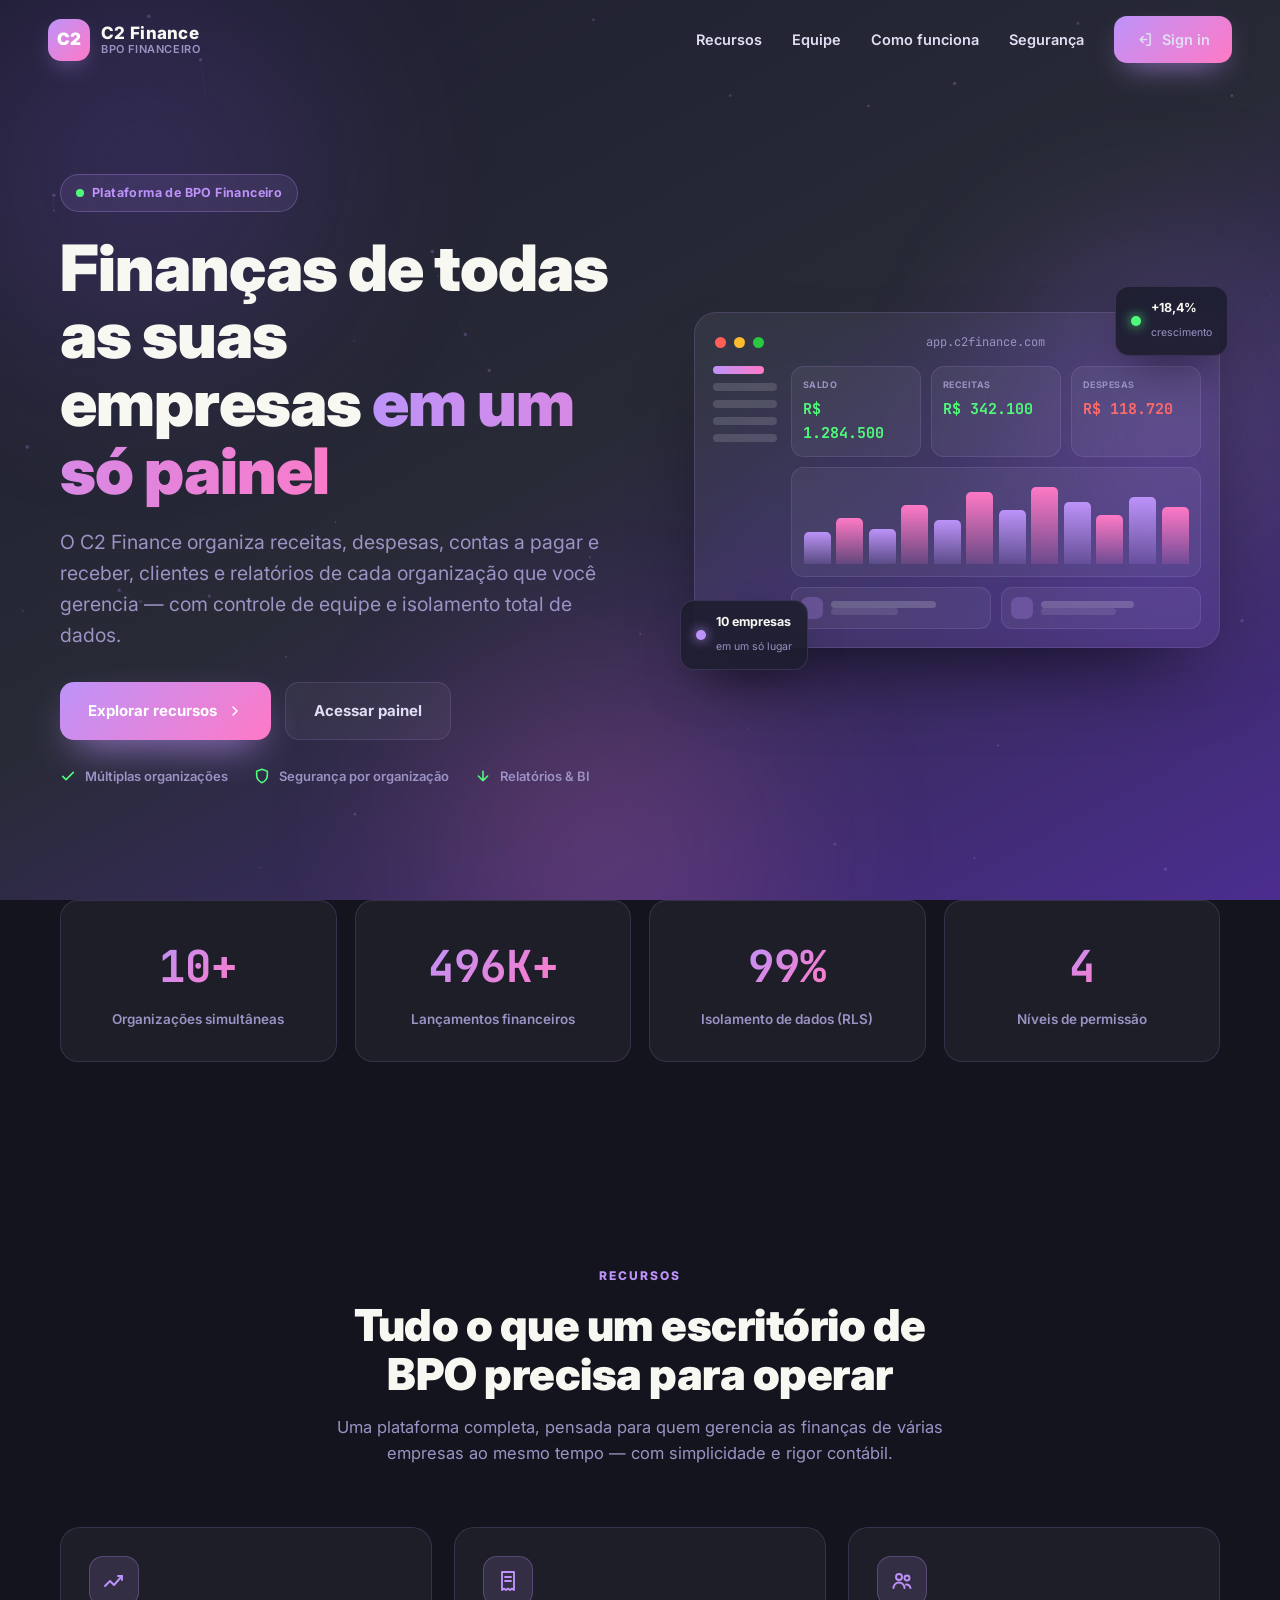
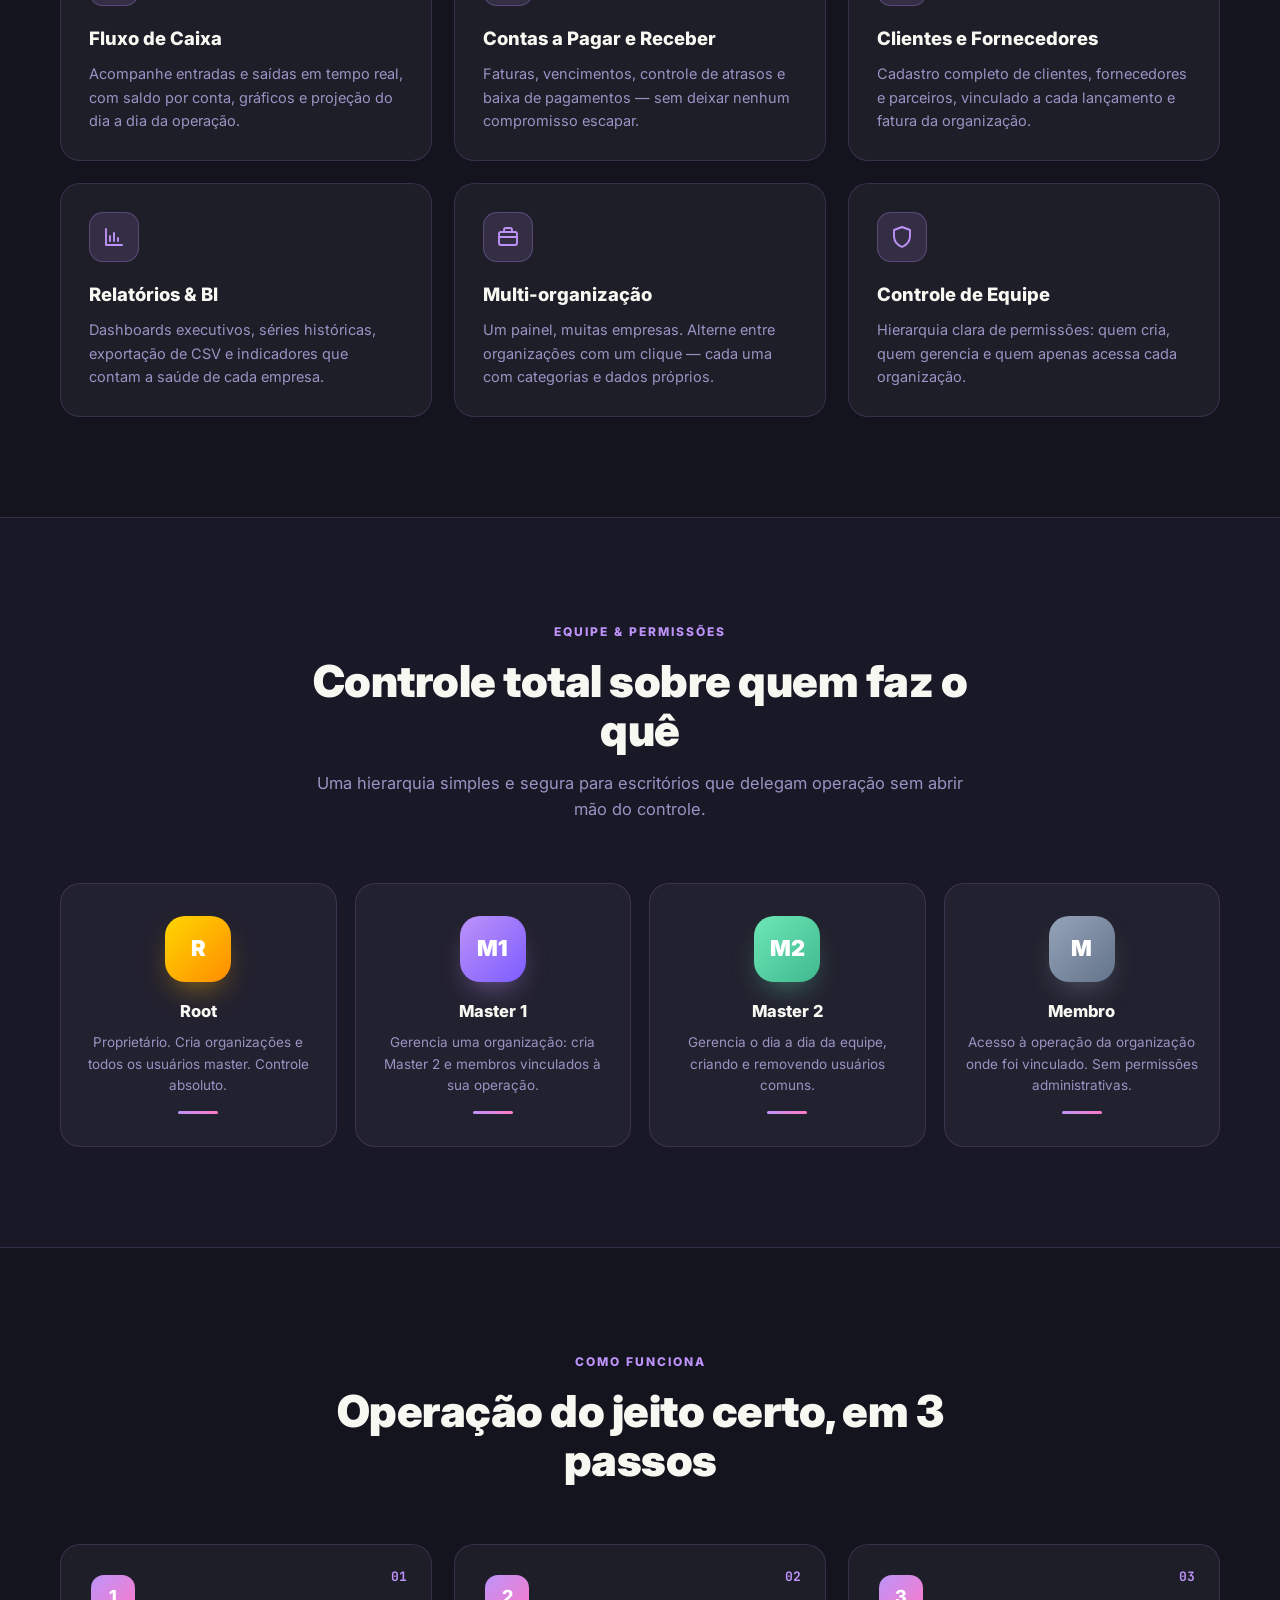
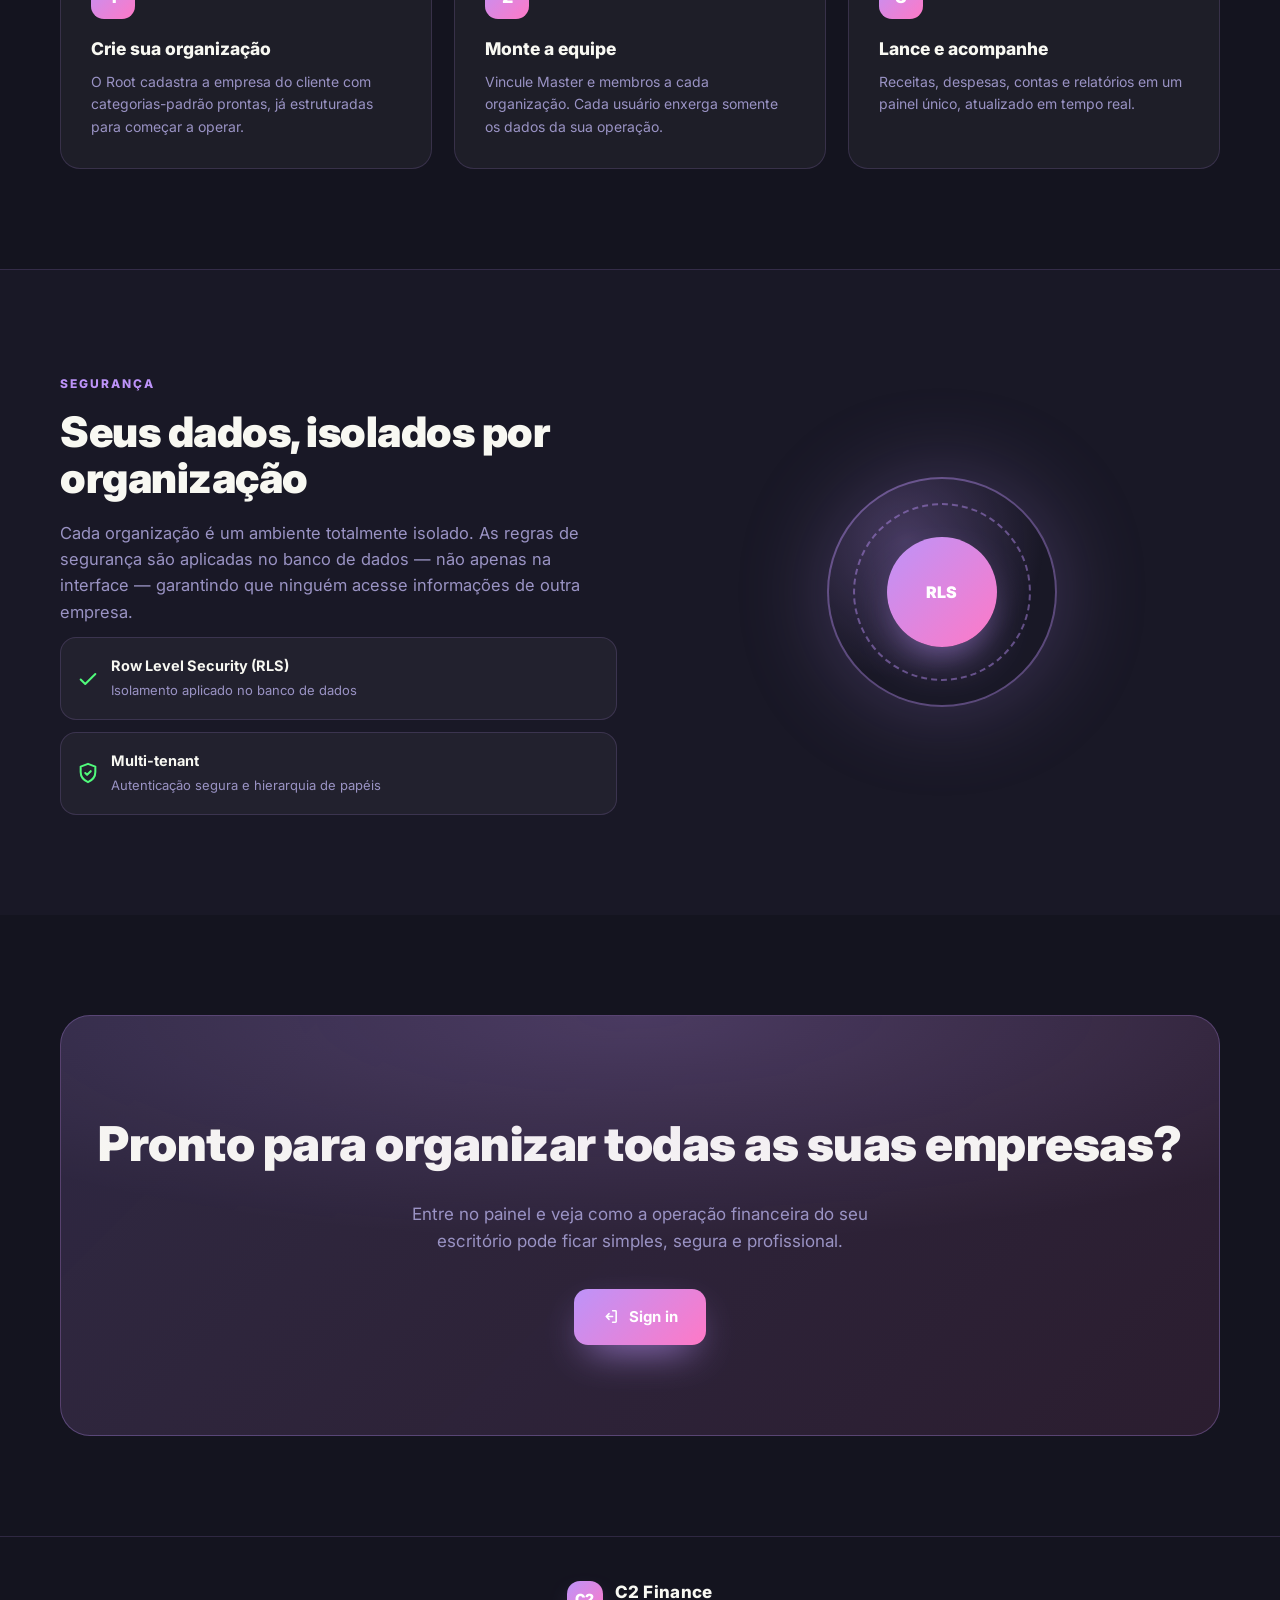
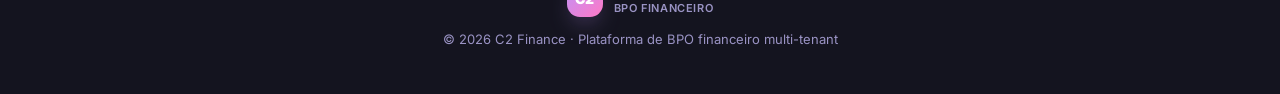
<file: index.html>
<!DOCTYPE html>
<html lang="pt-BR" data-theme="dark">
<head>
<meta charset="UTF-8">
<meta name="viewport" content="width=device-width, initial-scale=1.0">
<title>C2 Finance — BPO Financeiro Inteligente</title>
<meta name="description" content="C2 Finance é a plataforma de BPO financeiro que organiza, analisa e visualiza os dados financeiros de múltiplas organizações em um só lugar.">
<link rel="icon" href="icons/favicon.svg" type="image/svg+xml">
<link rel="preconnect" href="https://fonts.googleapis.com">
<link rel="preconnect" href="https://fonts.gstatic.com" crossorigin>
<link href="https://fonts.googleapis.com/css2?family=Inter:wght@400;500;600;700;800;900&family=JetBrains+Mono:wght@500;700&display=swap" rel="stylesheet">
<style>
:root{
  --bg:#14141f; --bg-a:#1e1e30; --bg-b:#282a36; --bg-c:#4b2d8f;
  --accent:#bd93f9; --accent-2:#ff79c6; --ok:#50fa7b; --cyan:#8be9fd;
  --text:#f8f8f2; --dim:#e0def4; --muted:#9a93c4;
  --card:rgba(255,255,255,.045); --stroke:rgba(189,147,249,.16);
  --font:'Inter',system-ui,-apple-system,'Segoe UI',Roboto,sans-serif;
  --mono:'JetBrains Mono',ui-monospace,monospace;
  --ease:cubic-bezier(.22,.9,.28,1);
}
*{margin:0;padding:0;box-sizing:border-box;-webkit-tap-highlight-color:transparent}
html{scroll-behavior:smooth}
body{
  font-family:var(--font);background:var(--bg);color:var(--text);
  line-height:1.6;overflow-x:hidden;
}
a{color:inherit;text-decoration:none}
img{max-width:100%;display:block}
::selection{background:rgba(189,147,249,.35)}

/* ---------- fundo animado ---------- */
.sky{position:fixed;inset:0;z-index:-3;background:linear-gradient(152deg,var(--bg-a) 0%,var(--bg-b) 48%,var(--bg-c) 100%)}
#particles{position:fixed;inset:0;z-index:-2;opacity:.5}
#aurora{position:fixed;inset:0;z-index:-2;overflow:hidden}
#aurora span{
  position:absolute;border-radius:50%;filter:blur(70px);opacity:.22;
  animation:drift 22s ease-in-out infinite;
}
#aurora span:nth-child(1){width:46vw;height:46vw;left:-12vw;top:-14vh;background:radial-gradient(circle,#8b5cf6,transparent 70%)}
#aurora span:nth-child(2){width:38vw;height:38vw;right:-10vw;top:18vh;background:radial-gradient(circle,#bd93f9,transparent 70%);animation-delay:-7s}
#aurora span:nth-child(3){width:42vw;height:42vw;left:26vw;bottom:-24vh;background:radial-gradient(circle,#ff79c6,transparent 70%);animation-delay:-13s}
@keyframes drift{
  0%,100%{transform:translate3d(0,0,0) scale(1)}
  33%{transform:translate3d(6vw,-4vh,0) scale(1.12)}
  66%{transform:translate3d(-5vw,5vh,0) scale(.94)}
}

/* ---------- nav ---------- */
nav{
  position:fixed;top:0;left:0;right:0;z-index:100;
  display:flex;align-items:center;justify-content:space-between;
  padding:16px clamp(18px,5vw,48px);
  transition:background .5s var(--ease), box-shadow .5s var(--ease), padding .5s var(--ease);
}
nav.scrolled{
  background:rgba(20,20,31,.72);backdrop-filter:blur(18px) saturate(1.4);
  box-shadow:0 10px 40px -20px rgba(0,0,0,.6);padding-top:11px;padding-bottom:11px;
}
.brand{display:flex;align-items:center;gap:11px}
.brand-mark{
  width:42px;height:42px;border-radius:13px;display:grid;place-items:center;
  font-weight:900;font-size:17px;color:#fff;letter-spacing:.5px;
  background:linear-gradient(135deg,var(--accent),var(--accent-2));
  box-shadow:0 10px 24px -10px rgba(189,147,249,.7);
}
.brand-text{display:flex;flex-direction:column;line-height:1.15}
.brand-text strong{font-size:17px;font-weight:800;letter-spacing:.3px}
.brand-text span{font-size:11px;color:var(--muted);font-weight:600;letter-spacing:.6px;text-transform:uppercase}
.nav-links{display:flex;align-items:center;gap:30px;list-style:none}
.nav-links a{font-size:14.5px;font-weight:600;color:var(--dim);position:relative;transition:color .3s}
.nav-links a::after{
  content:"";position:absolute;left:0;bottom:-5px;height:2px;width:0;border-radius:2px;
  background:linear-gradient(90deg,var(--accent),var(--accent-2));transition:width .35s var(--ease);
}
.nav-links a:hover{color:#fff}
.nav-links a:hover::after{width:100%}
.signin{
  display:inline-flex;align-items:center;gap:9px;
  padding:12px 22px;border-radius:13px;font-weight:700;font-size:14.5px;color:#fff;
  background:linear-gradient(135deg,var(--accent),var(--accent-2));
  box-shadow:0 12px 30px -12px rgba(189,147,249,.8);
  transition:transform .3s cubic-bezier(.34,1.56,.64,1), box-shadow .3s;
}
.signin:hover{transform:translateY(-2px);box-shadow:0 18px 40px -12px rgba(189,147,249,.9)}
.signin:active{transform:scale(.96)}
.signin svg{width:17px;height:17px}
.burger{display:none;width:42px;height:42px;border-radius:12px;border:1px solid var(--stroke);background:var(--card);place-items:center}
.burger span{display:block;width:18px;height:2px;background:var(--text);margin:3px 0;border-radius:2px;transition:.35s var(--ease)}

/* ---------- hero ---------- */
.hero{
  min-height:100vh;display:flex;flex-direction:column;justify-content:center;
  padding:120px clamp(20px,6vw,60px) 60px;position:relative;
}
.hero-inner{display:grid;grid-template-columns:1.05fr .95fr;gap:52px;align-items:center;max-width:1200px;width:100%;margin:0 auto}
.badge{
  display:inline-flex;align-items:center;gap:8px;padding:8px 15px;border-radius:999px;
  font-size:12.5px;font-weight:700;letter-spacing:.4px;color:var(--accent);
  background:rgba(189,147,249,.1);border:1px solid rgba(189,147,249,.28);
  animation:fadeUp .8s var(--ease) both;
}
.badge .pulse{width:8px;height:8px;border-radius:50%;background:var(--ok);box-shadow:0 0 0 0 rgba(80,250,123,.6);animation:pulse 2s infinite}
@keyframes pulse{0%{box-shadow:0 0 0 0 rgba(80,250,123,.55)}70%{box-shadow:0 0 0 10px rgba(80,250,123,0)}100%{box-shadow:0 0 0 0 rgba(80,250,123,0)}}
h1{
  font-size:clamp(34px,6vw,64px);font-weight:900;line-height:1.06;letter-spacing:-1px;
  margin:22px 0 0;animation:fadeUp .8s .08s var(--ease) both;
}
.grad{
  background:linear-gradient(92deg,var(--accent) 0%,var(--accent-2) 55%,#ffb86c 100%);
  background-size:200% auto;-webkit-background-clip:text;background-clip:text;color:transparent;
  animation:shine 6s linear infinite;
}
@keyframes shine{to{background-position:200% center}}
.hero p.lead{
  margin:22px 0 30px;font-size:clamp(16px,2.2vw,19.5px);color:var(--muted);
  max-width:540px;animation:fadeUp .8s .16s var(--ease) both;
}
.hero-cta{display:flex;gap:14px;flex-wrap:wrap;animation:fadeUp .8s .24s var(--ease) both}
.btn{
  display:inline-flex;align-items:center;gap:10px;padding:16px 28px;border-radius:14px;
  font-weight:700;font-size:15px;transition:transform .3s cubic-bezier(.34,1.56,.64,1),box-shadow .3s,background .3s;
}
.btn.primary{color:#fff;background:linear-gradient(135deg,var(--accent),var(--accent-2));box-shadow:0 16px 40px -14px rgba(189,147,249,.9)}
.btn.primary:hover{transform:translateY(-3px)}
.btn.ghost{color:var(--dim);background:var(--card);border:1px solid var(--stroke);backdrop-filter:blur(10px)}
.btn.ghost:hover{background:rgba(255,255,255,.09);transform:translateY(-3px)}
.hero-meta{margin-top:26px;display:flex;gap:26px;flex-wrap:wrap;animation:fadeUp .8s .32s var(--ease) both}
.hero-meta div{display:flex;align-items:center;gap:9px;font-size:13px;color:var(--muted);font-weight:600}
.hero-meta svg{width:16px;height:16px;color:var(--ok)}

/* ---------- mockup ---------- */
.mockup-wrap{position:relative;animation:floatY 7s ease-in-out infinite;animation-delay:.3s}
@keyframes floatY{0%,100%{transform:translateY(0)}50%{transform:translateY(-16px)}}
.mockup{
  background:rgba(255,255,255,.06);border:1px solid var(--stroke);border-radius:22px;
  backdrop-filter:blur(24px) saturate(1.4);box-shadow:0 40px 90px -40px rgba(0,0,0,.8);
  overflow:hidden;padding:18px;animation:fadeUp 1s .3s var(--ease) both;
}
.mock-title{display:flex;align-items:center;gap:8px;padding:2px 2px 14px}
.mock-title i{width:11px;height:11px;border-radius:50%;display:inline-block}
.mock-title i:nth-child(1){background:#ff5f57}.mock-title i:nth-child(2){background:#febc2e}.mock-title i:nth-child(3){background:#28c840}
.mock-title span{flex:1;text-align:center;font-size:12px;color:var(--muted);font-family:var(--mono)}
.mock-body{display:grid;grid-template-columns:64px 1fr;gap:14px}
.mock-side{display:flex;flex-direction:column;gap:9px}
.mock-side i{height:8px;border-radius:4px;background:rgba(255,255,255,.14)}
.mock-side i:first-child{background:linear-gradient(90deg,var(--accent),var(--accent-2));width:80%}
.mock-main{display:flex;flex-direction:column;gap:10px}
.kpis{display:grid;grid-template-columns:repeat(3,1fr);gap:10px}
.kpi{background:rgba(255,255,255,.05);border:1px solid var(--stroke);border-radius:13px;padding:11px}
.kpi span{display:block;font-size:9px;color:var(--muted);text-transform:uppercase;letter-spacing:.5px;font-weight:700}
.kpi strong{font-family:var(--mono);font-size:15px;display:block;margin-top:4px}
.kpi.up strong{color:var(--ok)}.kpi.down strong{color:#ff6b6b}
.bars{background:rgba(255,255,255,.05);border:1px solid var(--stroke);border-radius:13px;padding:12px;display:flex;align-items:flex-end;gap:6px;height:110px}
.bars b{flex:1;border-radius:5px 5px 0 0;background:linear-gradient(180deg,var(--accent),rgba(189,147,249,.15));animation:barGrow 1.2s cubic-bezier(.22,.9,.28,1) both}
.bars b:nth-child(2n){background:linear-gradient(180deg,var(--accent-2),rgba(255,121,198,.15))}
@keyframes barGrow{from{transform:scaleY(0);transform-origin:bottom}to{transform:scaleY(1)}}
.mock-row{display:grid;grid-template-columns:1fr 1fr;gap:10px}
.mock-row .cell{background:rgba(255,255,255,.05);border:1px solid var(--stroke);border-radius:11px;padding:9px;display:flex;gap:8px;align-items:center}
.mock-row .cell i{width:22px;height:22px;border-radius:7px;background:rgba(189,147,249,.25);flex:none}
.mock-row .cell b{height:7px;border-radius:4px;background:rgba(255,255,255,.18);display:block}
.mock-row .cell b:last-child{width:55%;background:rgba(255,255,255,.1)}
.float-chip{
  position:absolute;background:rgba(30,30,48,.92);border:1px solid var(--stroke);
  border-radius:14px;padding:11px 15px;display:flex;align-items:center;gap:10px;
  box-shadow:0 20px 50px -20px rgba(0,0,0,.7);animation:floatY 6s ease-in-out infinite;
}
.float-chip.top{top:-26px;right:-8px}
.float-chip.bot{bottom:-22px;left:-14px;animation-delay:-3s}
.float-chip .dot{width:10px;height:10px;border-radius:50%}
.float-chip.top .dot{background:var(--ok);box-shadow:0 0 12px var(--ok)}
.float-chip.bot .dot{background:var(--accent);box-shadow:0 0 12px var(--accent)}
.float-chip b{display:block;font-size:12.5px}
.float-chip span{font-size:10.5px;color:var(--muted)}

/* ---------- seções ---------- */
section{padding:100px clamp(20px,6vw,60px)}
.wrap{max-width:1160px;margin:0 auto}
.sec-head{text-align:center;max-width:660px;margin:0 auto 60px}
.sec-tag{display:inline-block;font-size:12px;font-weight:800;letter-spacing:2px;text-transform:uppercase;color:var(--accent);margin-bottom:16px}
.sec-head h2{font-size:clamp(28px,4.4vw,44px);font-weight:900;letter-spacing:-.5px;line-height:1.1}
.sec-head p{margin-top:16px;color:var(--muted);font-size:16.5px}

/* stats */
.stats{display:grid;grid-template-columns:repeat(4,1fr);gap:18px}
.stat{text-align:center;padding:30px 16px;background:var(--card);border:1px solid var(--stroke);border-radius:18px;transition:transform .4s var(--ease),border-color .3s}
.stat:hover{transform:translateY(-6px);border-color:rgba(189,147,249,.4)}
.stat b{font-family:var(--mono);font-size:clamp(30px,4.4vw,44px);font-weight:700;background:linear-gradient(135deg,var(--accent),var(--accent-2));-webkit-background-clip:text;background-clip:text;color:transparent}
.stat span{display:block;margin-top:8px;font-size:13.5px;color:var(--muted);font-weight:600}

/* cards de recursos */
.grid{display:grid;grid-template-columns:repeat(3,1fr);gap:22px}
.card{
  padding:28px;background:var(--card);border:1px solid var(--stroke);border-radius:20px;
  transition:transform .5s var(--ease),border-color .35s,background .35s;position:relative;overflow:hidden;
}
.card::before{content:"";position:absolute;inset:0;background:radial-gradient(140% 90% at 50% -20%,rgba(189,147,249,.14),transparent 55%);opacity:0;transition:opacity .5s}
.card:hover{transform:translateY(-8px);border-color:rgba(189,147,249,.42);background:rgba(255,255,255,.07)}
.card:hover::before{opacity:1}
.card .ic{width:50px;height:50px;border-radius:14px;display:grid;place-items:center;margin-bottom:18px;background:rgba(189,147,249,.14);border:1px solid rgba(189,147,249,.28)}
.card .ic svg{width:24px;height:24px;color:var(--accent)}
.card h3{font-size:18.5px;font-weight:800;margin-bottom:9px}
.card p{font-size:14.5px;color:var(--muted)}

/* papéis / hierarquia */
.roles{display:grid;grid-template-columns:repeat(4,1fr);gap:18px}
.role{
  text-align:center;padding:32px 18px;border-radius:20px;border:1px solid var(--stroke);
  background:var(--card);position:relative;transition:transform .45s var(--ease),border-color .3s;
}
.role:hover{transform:translateY(-6px) scale(1.02)}
.role .avatar{
  width:66px;height:66px;margin:0 auto 16px;border-radius:20px;display:grid;place-items:center;
  font-weight:900;font-size:22px;color:#fff;
}
.role.root .avatar{background:linear-gradient(135deg,#ffd700,#ff8c00);box-shadow:0 14px 30px -12px rgba(255,180,0,.6)}
.role.m1 .avatar{background:linear-gradient(135deg,var(--accent),#7c5cff);box-shadow:0 14px 30px -12px rgba(189,147,249,.6)}
.role.m2 .avatar{background:linear-gradient(135deg,#6ee7b7,#3fb98e);box-shadow:0 14px 30px -12px rgba(110,231,183,.5)}
.role.member .avatar{background:linear-gradient(135deg,#94a3b8,#64748b);box-shadow:0 14px 30px -12px rgba(148,163,184,.5)}
.role h4{font-size:16.5px;font-weight:800;margin-bottom:8px}
.role p{font-size:13.5px;color:var(--muted)}
.role .line{height:3px;width:40px;border-radius:3px;margin:14px auto 0;background:linear-gradient(90deg,var(--accent),var(--accent-2))}

/* passos */
.steps{display:grid;grid-template-columns:repeat(3,1fr);gap:22px;counter-reset:step}
.step{position:relative;padding:30px;background:var(--card);border:1px solid var(--stroke);border-radius:20px}
.step::before{
  counter-increment:step;content:counter(step,decimal-leading-zero);
  font-family:var(--mono);font-size:13px;font-weight:700;color:var(--accent);
  position:absolute;top:22px;right:24px;
}
.step .num{width:44px;height:44px;border-radius:13px;display:grid;place-items:center;margin-bottom:16px;background:linear-gradient(135deg,var(--accent),var(--accent-2));color:#fff;font-weight:800;font-size:18px}
.step h3{font-size:17.5px;font-weight:800;margin-bottom:8px}
.step p{font-size:14px;color:var(--muted)}

/* segurança */
.sec-grid{display:grid;grid-template-columns:1fr 1fr;gap:46px;align-items:center}
.sec-badge{display:flex;gap:12px;align-items:center;padding:16px;border-radius:16px;background:var(--card);border:1px solid var(--stroke);margin-top:12px}
.sec-badge svg{width:22px;height:22px;color:var(--ok);flex:none}
.sec-badge b{display:block;font-size:14.5px}
.sec-badge span{font-size:13px;color:var(--muted)}
.shield-visual{
  width:230px;height:230px;margin:0 auto;border-radius:50%;position:relative;
  background:radial-gradient(circle at 34% 28%,rgba(189,147,249,.28),transparent 62%);
  box-shadow:inset 0 0 0 2px rgba(189,147,249,.4),0 0 90px rgba(189,147,249,.25);
  animation:floatY 7s ease-in-out infinite;
}
.shield-visual .ring{position:absolute;inset:26px;border-radius:50%;border:2px dashed rgba(189,147,249,.45);animation:spin 30s linear infinite}
@keyframes spin{to{transform:rotate(360deg)}}
.shield-visual .core{
  position:absolute;inset:60px;border-radius:50%;display:grid;place-items:center;
  background:linear-gradient(135deg,var(--accent),var(--accent-2));color:#fff;font-weight:900;
  box-shadow:0 20px 50px -18px rgba(189,147,249,.9);
}

/* CTA final */
.cta{
  text-align:center;padding:90px 24px;border-radius:30px;position:relative;overflow:hidden;
  background:linear-gradient(135deg,rgba(189,147,249,.16),rgba(255,121,198,.1));
  border:1px solid rgba(189,147,249,.3);
}
.cta h2{font-size:clamp(28px,5vw,48px);font-weight:900;letter-spacing:-.5px}
.cta p{color:var(--muted);max-width:520px;margin:18px auto 34px;font-size:17px}
.cta::before{content:"";position:absolute;inset:0;background:radial-gradient(120% 90% at 50% 0%,rgba(189,147,249,.2),transparent 60%);pointer-events:none}

footer{padding:44px 24px;border-top:1px solid var(--stroke);text-align:center}
footer .brand{justify-content:center;margin-bottom:12px}
footer p{font-size:13px;color:var(--muted)}

/* reveal on scroll */
.reveal{opacity:0;transform:translateY(36px);transition:opacity .9s var(--ease),transform .9s var(--ease)}
.reveal.in{opacity:1;transform:none}
.reveal.d1{transition-delay:.08s}.reveal.d2{transition-delay:.16s}.reveal.d3{transition-delay:.24s}
@keyframes fadeUp{from{opacity:0;transform:translateY(26px)}to{opacity:1;transform:none}}

/* responsivo */
@media (max-width:920px){
  .hero-inner{grid-template-columns:1fr;gap:60px}
  .grid,.steps,.roles{grid-template-columns:repeat(2,1fr)}
  .stats{grid-template-columns:repeat(2,1fr)}
  .sec-grid{grid-template-columns:1fr}
  .nav-links{display:none;position:fixed;inset:0;background:rgba(20,20,31,.96);backdrop-filter:blur(20px);flex-direction:column;justify-content:center;gap:34px;font-size:22px}
  .nav-links.open{display:flex}
  .nav-links .signin{display:inline-flex}
  .burger{display:grid}
}
@media (max-width:560px){.grid,.steps,.roles{grid-template-columns:1fr}}
@media (prefers-reduced-motion:reduce){*,*::before,*::after{animation-duration:.01ms!important;transition-duration:.01ms!important}}
</style>
</head>
<body>
<div class="sky"></div>
<div id="aurora"><span></span><span></span><span></span></div>
<canvas id="particles"></canvas>

<!-- NAV -->
<nav id="nav">
  <a class="brand" href="#top">
    <div class="brand-mark">C2</div>
    <div class="brand-text"><strong>C2 Finance</strong><span>BPO Financeiro</span></div>
  </a>
  <ul class="nav-links" id="navLinks">
    <li><a href="#recursos">Recursos</a></li>
    <li><a href="#papéis">Equipe</a></li>
    <li><a href="#como-funciona">Como funciona</a></li>
    <li><a href="#seguranca">Segurança</a></li>
    <li><a class="signin" href="app.html">
      <svg viewBox="0 0 24 24" fill="none" stroke="currentColor" stroke-width="2.2" stroke-linecap="round" stroke-linejoin="round"><path d="M15 4h4a1 1 0 0 1 1 1v14a1 1 0 0 1-1 1h-4"/><path d="M10 8l-4 4 4 4M6 12h9"/></svg>
      Sign in</a></li>
  </ul>
  <button class="burger" id="burger" aria-label="Menu"><div><span></span><span></span><span></span></div></button>
</nav>

<!-- HERO -->
<header class="hero" id="top">
  <div class="hero-inner">
    <div>
      <span class="badge"><span class="pulse"></span> Plataforma de BPO Financeiro</span>
      <h1>Finanças de todas as suas<br>empresas <span class="grad">em um só painel</span></h1>
      <p class="lead">O C2 Finance organiza receitas, despesas, contas a pagar e receber, clientes e relatórios de cada organização que você gerencia — com controle de equipe e isolamento total de dados.</p>
      <div class="hero-cta">
        <a class="btn primary" href="#recursos">Explorar recursos
          <svg width="16" height="16" viewBox="0 0 24 24" fill="none" stroke="currentColor" stroke-width="2.2" stroke-linecap="round" stroke-linejoin="round"><path d="M9 6l6 6-6 6"/></svg></a>
        <a class="btn ghost" href="app.html">Acessar painel</a>
      </div>
      <div class="hero-meta">
        <div><svg viewBox="0 0 24 24" fill="none" stroke="currentColor" stroke-width="2.4" stroke-linecap="round" stroke-linejoin="round"><path d="M4 12.5l5 5L20 6.5"/></svg> Múltiplas organizações</div>
        <div><svg viewBox="0 0 24 24" fill="none" stroke="currentColor" stroke-width="2.4" stroke-linecap="round" stroke-linejoin="round"><path d="M12 2l8 3v6c0 5-3.4 9-8 11-4.6-2-8-6-8-11V5z"/></svg> Segurança por organização</div>
        <div><svg viewBox="0 0 24 24" fill="none" stroke="currentColor" stroke-width="2.4" stroke-linecap="round" stroke-linejoin="round"><path d="M12 5v14M5 12l7 7 7-7"/></svg> Relatórios &amp; BI</div>
      </div>
    </div>

    <div class="mockup-wrap">
      <div class="mockup">
        <div class="mock-title"><i></i><i></i><i></i><span>app.c2finance.com</span></div>
        <div class="mock-body">
          <div class="mock-side"><i></i><i></i><i></i><i></i><i></i></div>
          <div class="mock-main">
            <div class="kpis">
              <div class="kpi up"><span>Saldo</span><strong>R$ 1.284.500</strong></div>
              <div class="kpi up"><span>Receitas</span><strong>R$ 342.100</strong></div>
              <div class="kpi down"><span>Despesas</span><strong>R$ 118.720</strong></div>
            </div>
            <div class="bars"><b style="height:38%"></b><b style="height:55%"></b><b style="height:42%"></b><b style="height:70%"></b><b style="height:52%"></b><b style="height:86%"></b><b style="height:64%"></b><b style="height:92%"></b><b style="height:74%"></b><b style="height:58%"></b><b style="height:80%"></b><b style="height:68%"></b></div>
            <div class="mock-row">
              <div class="cell"><i></i><div style="flex:1"><b style="width:70%"></b><b style="width:45%"></b></div></div>
              <div class="cell"><i></i><div style="flex:1"><b style="width:62%"></b><b style="width:50%"></b></div></div>
            </div>
          </div>
        </div>
      </div>
      <div class="float-chip top"><span class="dot"></span><div><b>+18,4%</b><span>crescimento</span></div></div>
      <div class="float-chip bot"><span class="dot"></span><div><b>10 empresas</b><span>em um só lugar</span></div></div>
    </div>
  </div>
</header>

<!-- STATS -->
<section style="padding-top:0">
  <div class="wrap">
    <div class="stats">
      <div class="stat reveal"><b data-count="10" data-suffix="+">0</b><span>Organizações simultâneas</span></div>
      <div class="stat reveal d1"><b data-count="500" data-suffix="K+">0</b><span>Lançamentos financeiros</span></div>
      <div class="stat reveal d2"><b data-count="100" data-suffix="%">0</b><span>Isolamento de dados (RLS)</span></div>
      <div class="stat reveal d3"><b data-count="4" data-suffix="">0</b><span>Níveis de permissão</span></div>
    </div>
  </div>
</section>

<!-- RECURSOS -->
<section id="recursos">
  <div class="wrap">
    <div class="sec-head reveal">
      <span class="sec-tag">Recursos</span>
      <h2>Tudo o que um escritório de BPO precisa para operar</h2>
      <p>Uma plataforma completa, pensada para quem gerencia as finanças de várias empresas ao mesmo tempo — com simplicidade e rigor contábil.</p>
    </div>
    <div class="grid">
      <div class="card reveal">
        <div class="ic"><svg viewBox="0 0 24 24" fill="none" stroke="currentColor" stroke-width="1.9" stroke-linecap="round" stroke-linejoin="round"><path d="M3 17l5-5 4 4 8-9"/><path d="M16 7h4v4"/></svg></div>
        <h3>Fluxo de Caixa</h3>
        <p>Acompanhe entradas e saídas em tempo real, com saldo por conta, gráficos e projeção do dia a dia da operação.</p>
      </div>
      <div class="card reveal d1">
        <div class="ic"><svg viewBox="0 0 24 24" fill="none" stroke="currentColor" stroke-width="1.9" stroke-linecap="round" stroke-linejoin="round"><path d="M6 3h12v18l-2-1.4L14 21l-2-1.4L10 21l-2-1.4L6 21z"/><path d="M9 8h6M9 12h6"/></svg></div>
        <h3>Contas a Pagar e Receber</h3>
        <p>Faturas, vencimentos, controle de atrasos e baixa de pagamentos — sem deixar nenhum compromisso escapar.</p>
      </div>
      <div class="card reveal d2">
        <div class="ic"><svg viewBox="0 0 24 24" fill="none" stroke="currentColor" stroke-width="1.9" stroke-linecap="round" stroke-linejoin="round"><circle cx="9" cy="8" r="3"/><path d="M3.5 19a5.5 5.5 0 0 1 11 0"/><circle cx="17" cy="9" r="2.5"/><path d="M16 15.5a4.5 4.5 0 0 1 4.5 3.5"/></svg></div>
        <h3>Clientes e Fornecedores</h3>
        <p>Cadastro completo de clientes, fornecedores e parceiros, vinculado a cada lançamento e fatura da organização.</p>
      </div>
      <div class="card reveal">
        <div class="ic"><svg viewBox="0 0 24 24" fill="none" stroke="currentColor" stroke-width="1.9" stroke-linecap="round" stroke-linejoin="round"><path d="M4 4v16h16"/><path d="M8 16v-5M12 16V8M16 16v-3"/></svg></div>
        <h3>Relatórios &amp; BI</h3>
        <p>Dashboards executivos, séries históricas, exportação de CSV e indicadores que contam a saúde de cada empresa.</p>
      </div>
      <div class="card reveal d1">
        <div class="ic"><svg viewBox="0 0 24 24" fill="none" stroke="currentColor" stroke-width="1.9" stroke-linecap="round" stroke-linejoin="round"><rect x="3" y="7" width="18" height="13" rx="2"/><path d="M8 7V5a2 2 0 0 1 2-2h4a2 2 0 0 1 2 2v2M3 12h18"/></svg></div>
        <h3>Multi-organização</h3>
        <p>Um painel, muitas empresas. Alterne entre organizações com um clique — cada uma com categorias e dados próprios.</p>
      </div>
      <div class="card reveal d2">
        <div class="ic"><svg viewBox="0 0 24 24" fill="none" stroke="currentColor" stroke-width="1.9" stroke-linecap="round" stroke-linejoin="round"><path d="M12 2l8 3v6c0 5-3.4 9-8 11-4.6-2-8-6-8-11V5z"/></svg></div>
        <h3>Controle de Equipe</h3>
        <p>Hierarquia clara de permissões: quem cria, quem gerencia e quem apenas acessa cada organização.</p>
      </div>
    </div>
  </div>
</section>

<!-- PAPÉIS -->
<section id="papéis" style="background:rgba(189,147,249,.03);border-top:1px solid var(--stroke);border-bottom:1px solid var(--stroke)">
  <div class="wrap">
    <div class="sec-head reveal">
      <span class="sec-tag">Equipe &amp; Permissões</span>
      <h2>Controle total sobre quem faz o quê</h2>
      <p>Uma hierarquia simples e segura para escritórios que delegam operação sem abrir mão do controle.</p>
    </div>
    <div class="roles">
      <div class="role root reveal"><div class="avatar">R</div><h4>Root</h4><p>Proprietário. Cria organizações e todos os usuários master. Controle absoluto.</p><div class="line"></div></div>
      <div class="role m1 reveal d1"><div class="avatar">M1</div><h4>Master 1</h4><p>Gerencia uma organização: cria Master 2 e membros vinculados à sua operação.</p><div class="line"></div></div>
      <div class="role m2 reveal d2"><div class="avatar">M2</div><h4>Master 2</h4><p>Gerencia o dia a dia da equipe, criando e removendo usuários comuns.</p><div class="line"></div></div>
      <div class="role member reveal d3"><div class="avatar">M</div><h4>Membro</h4><p>Acesso à operação da organização onde foi vinculado. Sem permissões administrativas.</p><div class="line"></div></div>
    </div>
  </div>
</section>

<!-- COMO FUNCIONA -->
<section id="como-funciona">
  <div class="wrap">
    <div class="sec-head reveal">
      <span class="sec-tag">Como funciona</span>
      <h2>Operação do jeito certo, em 3 passos</h2>
    </div>
    <div class="steps">
      <div class="step reveal"><div class="num">1</div><h3>Crie sua organização</h3><p>O Root cadastra a empresa do cliente com categorias-padrão prontas, já estruturadas para começar a operar.</p></div>
      <div class="step reveal d1"><div class="num">2</div><h3>Monte a equipe</h3><p>Vincule Master e membros a cada organização. Cada usuário enxerga somente os dados da sua operação.</p></div>
      <div class="step reveal d2"><div class="num">3</div><h3>Lance e acompanhe</h3><p>Receitas, despesas, contas e relatórios em um painel único, atualizado em tempo real.</p></div>
    </div>
  </div>
</section>

<!-- SEGURANÇA -->
<section id="seguranca" style="background:rgba(189,147,249,.03);border-top:1px solid var(--stroke)">
  <div class="wrap sec-grid">
    <div class="reveal">
      <span class="sec-tag">Segurança</span>
      <h2 style="font-size:clamp(28px,4.4vw,42px);font-weight:900;letter-spacing:-.5px;line-height:1.1">Seus dados, isolados por organização</h2>
      <p style="color:var(--muted);margin-top:18px;font-size:16.5px">Cada organização é um ambiente totalmente isolado. As regras de segurança são aplicadas no banco de dados — não apenas na interface — garantindo que ninguém acesse informações de outra empresa.</p>
      <div class="sec-badge"><svg viewBox="0 0 24 24" fill="none" stroke="currentColor" stroke-width="2.2" stroke-linecap="round" stroke-linejoin="round"><path d="M4 12.5l5 5L20 6.5"/></svg><div><b>Row Level Security (RLS)</b><span>Isolamento aplicado no banco de dados</span></div></div>
      <div class="sec-badge"><svg viewBox="0 0 24 24" fill="none" stroke="currentColor" stroke-width="2.2" stroke-linecap="round" stroke-linejoin="round"><path d="M12 2l8 3v6c0 5-3.4 9-8 11-4.6-2-8-6-8-11V5z"/><path d="M9 12l2 2 4-4"/></svg><div><b>Multi-tenant</b><span>Autenticação segura e hierarquia de papéis</span></div></div>
    </div>
    <div class="reveal d1" style="display:flex;justify-content:center">
      <div class="shield-visual"><div class="ring"></div><div class="core">RLS</div></div>
    </div>
  </div>
</section>

<!-- CTA -->
<section>
  <div class="wrap">
    <div class="cta reveal">
      <h2>Pronto para organizar todas as suas empresas?</h2>
      <p>Entre no painel e veja como a operação financeira do seu escritório pode ficar simples, segura e profissional.</p>
      <div class="hero-cta" style="justify-content:center">
        <a class="btn primary" href="app.html">
          <svg width="17" height="17" viewBox="0 0 24 24" fill="none" stroke="currentColor" stroke-width="2.2" stroke-linecap="round" stroke-linejoin="round"><path d="M15 4h4a1 1 0 0 1 1 1v14a1 1 0 0 1-1 1h-4"/><path d="M10 8l-4 4 4 4M6 12h9"/></svg>
          Sign in
        </a>
      </div>
    </div>
  </div>
</section>

<footer>
  <div class="brand" style="justify-content:center;margin-bottom:12px">
    <div class="brand-mark" style="width:36px;height:36px;font-size:14px">C2</div>
    <div class="brand-text"><strong>C2 Finance</strong><span>BPO Financeiro</span></div>
  </div>
  <p>© 2026 C2 Finance · Plataforma de BPO financeiro multi-tenant</p>
</footer>

<script>
(function(){
  // nav scroll
  var nav=document.getElementById('nav');
  var onScroll=function(){nav.classList.toggle('scrolled',window.scrollY>30)};
  window.addEventListener('scroll',onScroll,{passive:true});onScroll();

  // menu mobile
  var burger=document.getElementById('burger'),links=document.getElementById('navLinks');
  burger.addEventListener('click',function(){links.classList.toggle('open')});
  links.querySelectorAll('a').forEach(function(a){a.addEventListener('click',function(){links.classList.remove('open')})});

  // reveal on scroll
  var io=new IntersectionObserver(function(entries){
    entries.forEach(function(en){if(en.isIntersecting){en.target.classList.add('in');io.unobserve(en.target)}});
  },{threshold:.14});
  document.querySelectorAll('.reveal').forEach(function(n,i){n.style.transitionDelay=(i%3*.08)+'s';io.observe(n)});

  // contadores
  var cio=new IntersectionObserver(function(entries){
    entries.forEach(function(en){
      if(!en.isIntersecting)return;cio.unobserve(en.target);
      var el=en.target,target=+el.dataset.count,suffix=el.dataset.suffix||'',t0=performance.now(),dur=1600;
      function step(t){var p=Math.min(1,(t-t0)/dur),e=1-Math.pow(1-p,3);el.textContent=Math.round(target*e).toLocaleString('pt-BR')+suffix;if(p<1)requestAnimationFrame(step)}
      requestAnimationFrame(step);
    });
  },{threshold:.5});
  document.querySelectorAll('[data-count]').forEach(function(n){cio.observe(n)});

  // partículas (rede sutil)
  var cv=document.getElementById('particles'),cx=cv.getContext('2d'),W,H,dots=[],reduced=matchMedia('(prefers-reduced-motion: reduce)').matches;
  function resize(){var d=Math.min(devicePixelRatio||1,2);W=innerWidth;H=innerHeight;cv.width=W*d;cv.height=H*d;cx.setTransform(d,0,0,d,0,0)}
  function seed(){dots=[];var n=Math.min(70,Math.floor(W*H/26000));for(var i=0;i<n;i++)dots.push({x:Math.random()*W,y:Math.random()*H,vx:(Math.random()-.5)*.22,vy:(Math.random()-.5)*.22,r:Math.random()*1.4+.5})}
  function draw(){cx.clearRect(0,0,W,H);
    for(var i=0;i<dots.length;i++){var d=dots[i];d.x+=d.vx;d.y+=d.vy;if(d.x<0||d.x>W)d.vx*=-1;if(d.y<0||d.y>H)d.vy*=-1;
      cx.beginPath();cx.arc(d.x,d.y,d.r,0,7);cx.fillStyle='rgba(189,147,249,.5)';cx.fill();
      for(var j=i+1;j<dots.length;j++){var o=dots[j],dx=d.x-o.x,dy=d.y-o.y,dist=Math.hypot(dx,dy);if(dist<110){cx.beginPath();cx.moveTo(d.x,d.y);cx.lineTo(o.x,o.y);cx.strokeStyle='rgba(189,147,249,'+(0.14*(1-dist/110))+')';cx.lineWidth=1;cx.stroke()}}}
    if(!reduced)requestAnimationFrame(draw)}
  resize();seed();if(!reduced)requestAnimationFrame(draw);else draw();
  window.addEventListener('resize',function(){resize();seed()});
  document.addEventListener('visibilitychange',function(){if(!document.hidden&&!reduced)requestAnimationFrame(draw)});
})();
</script>
</body>
</html>
</file>
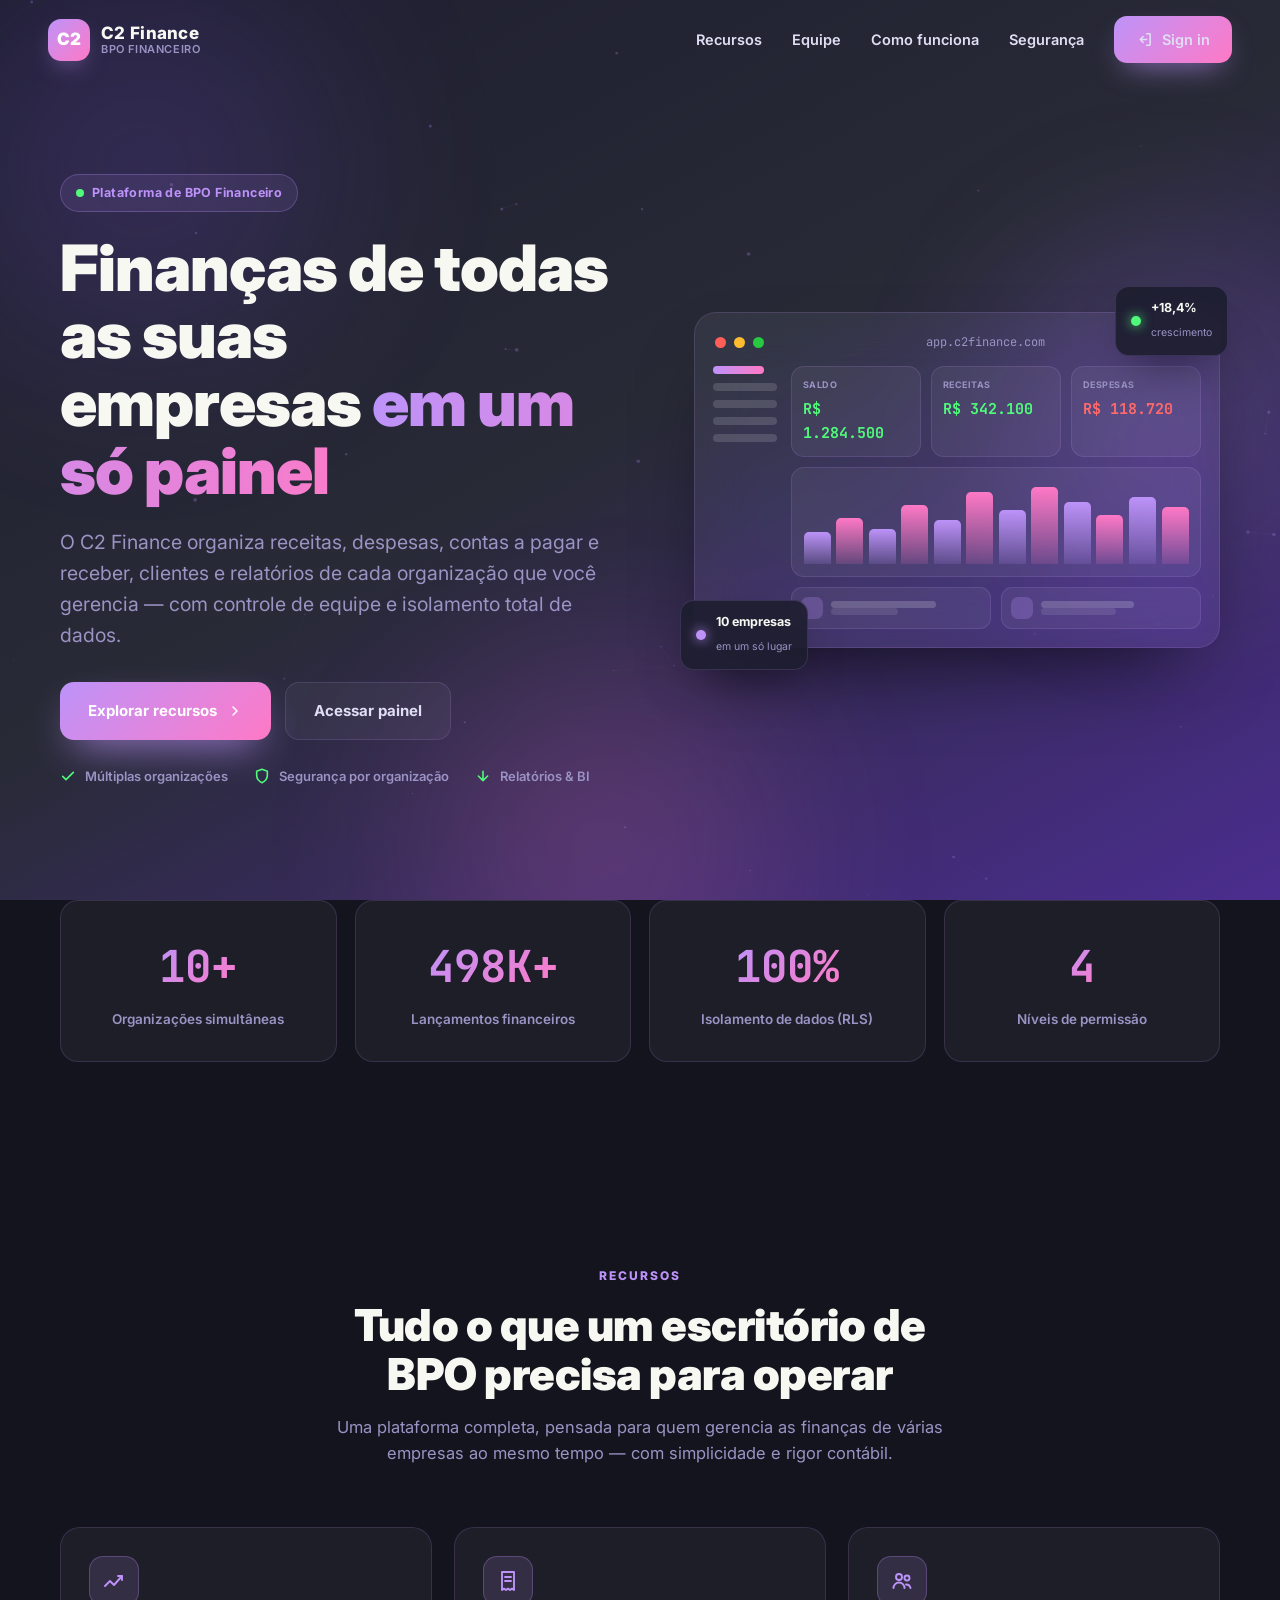
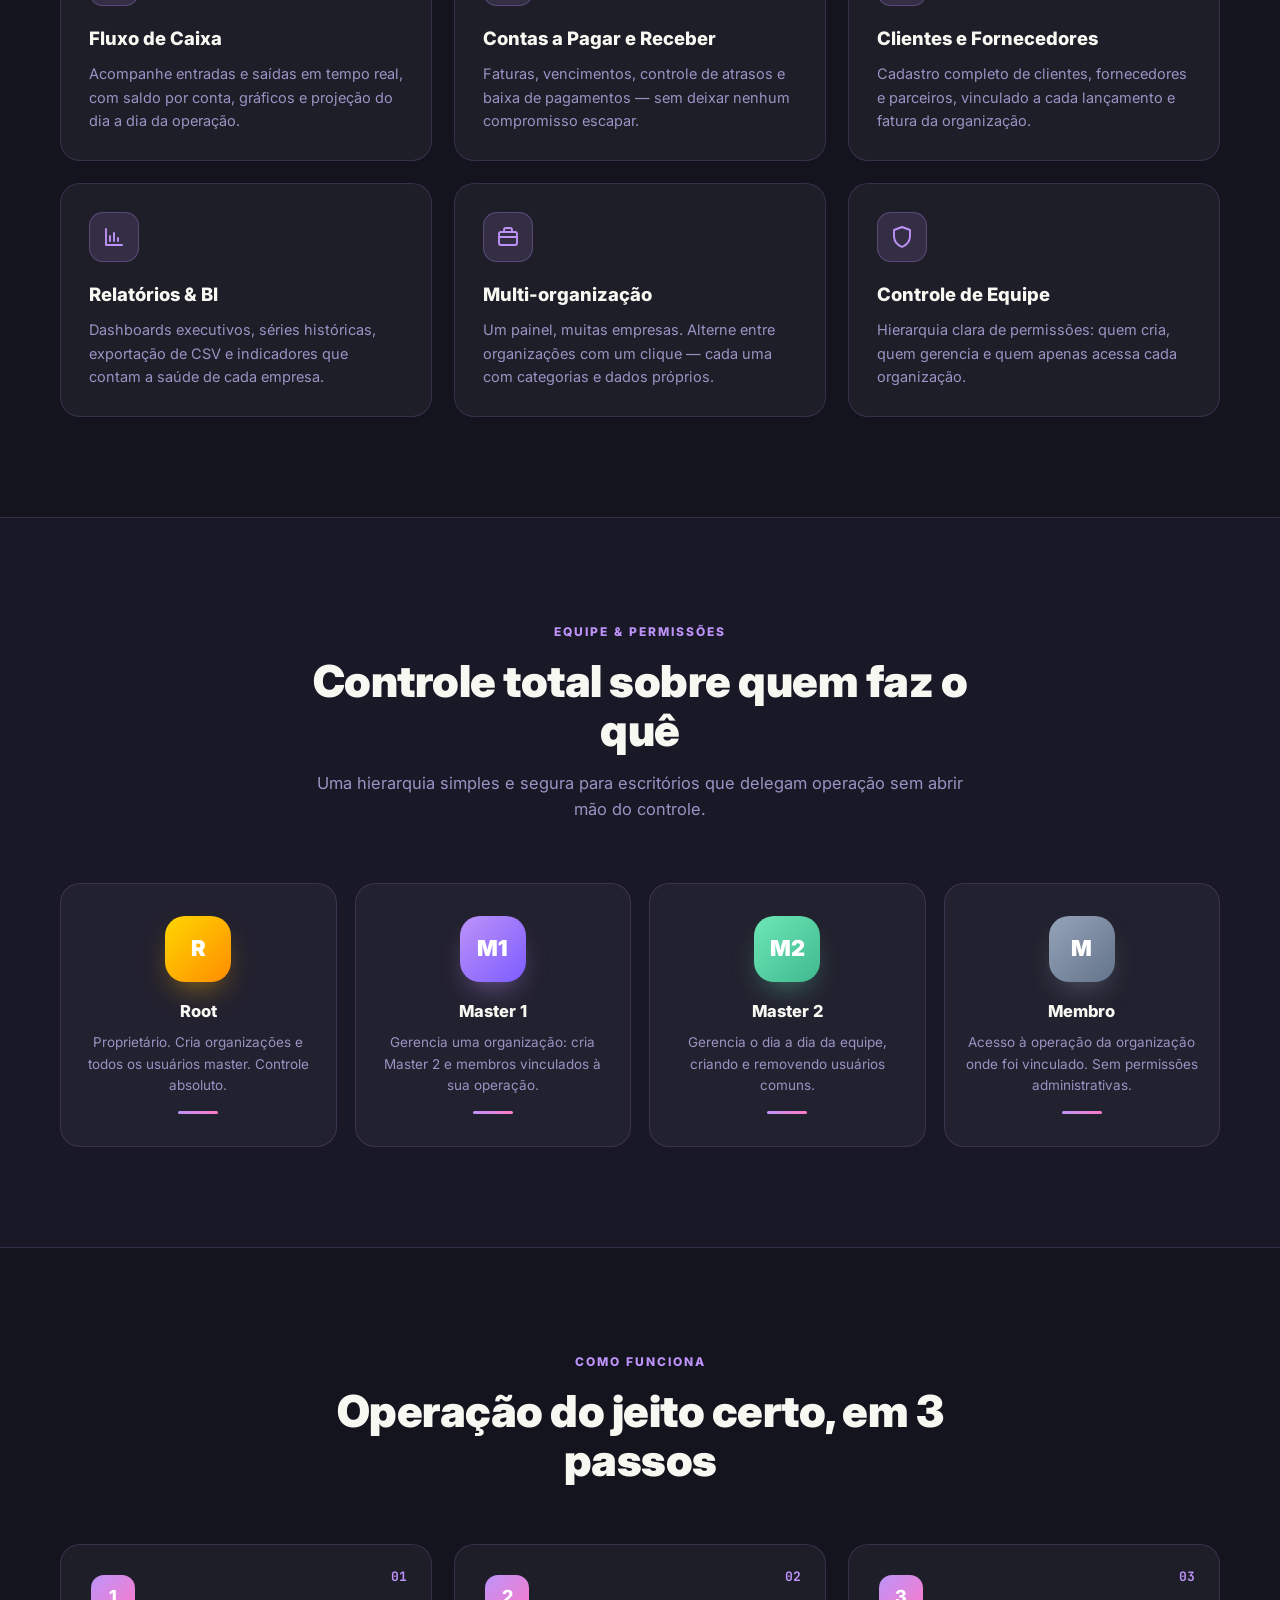
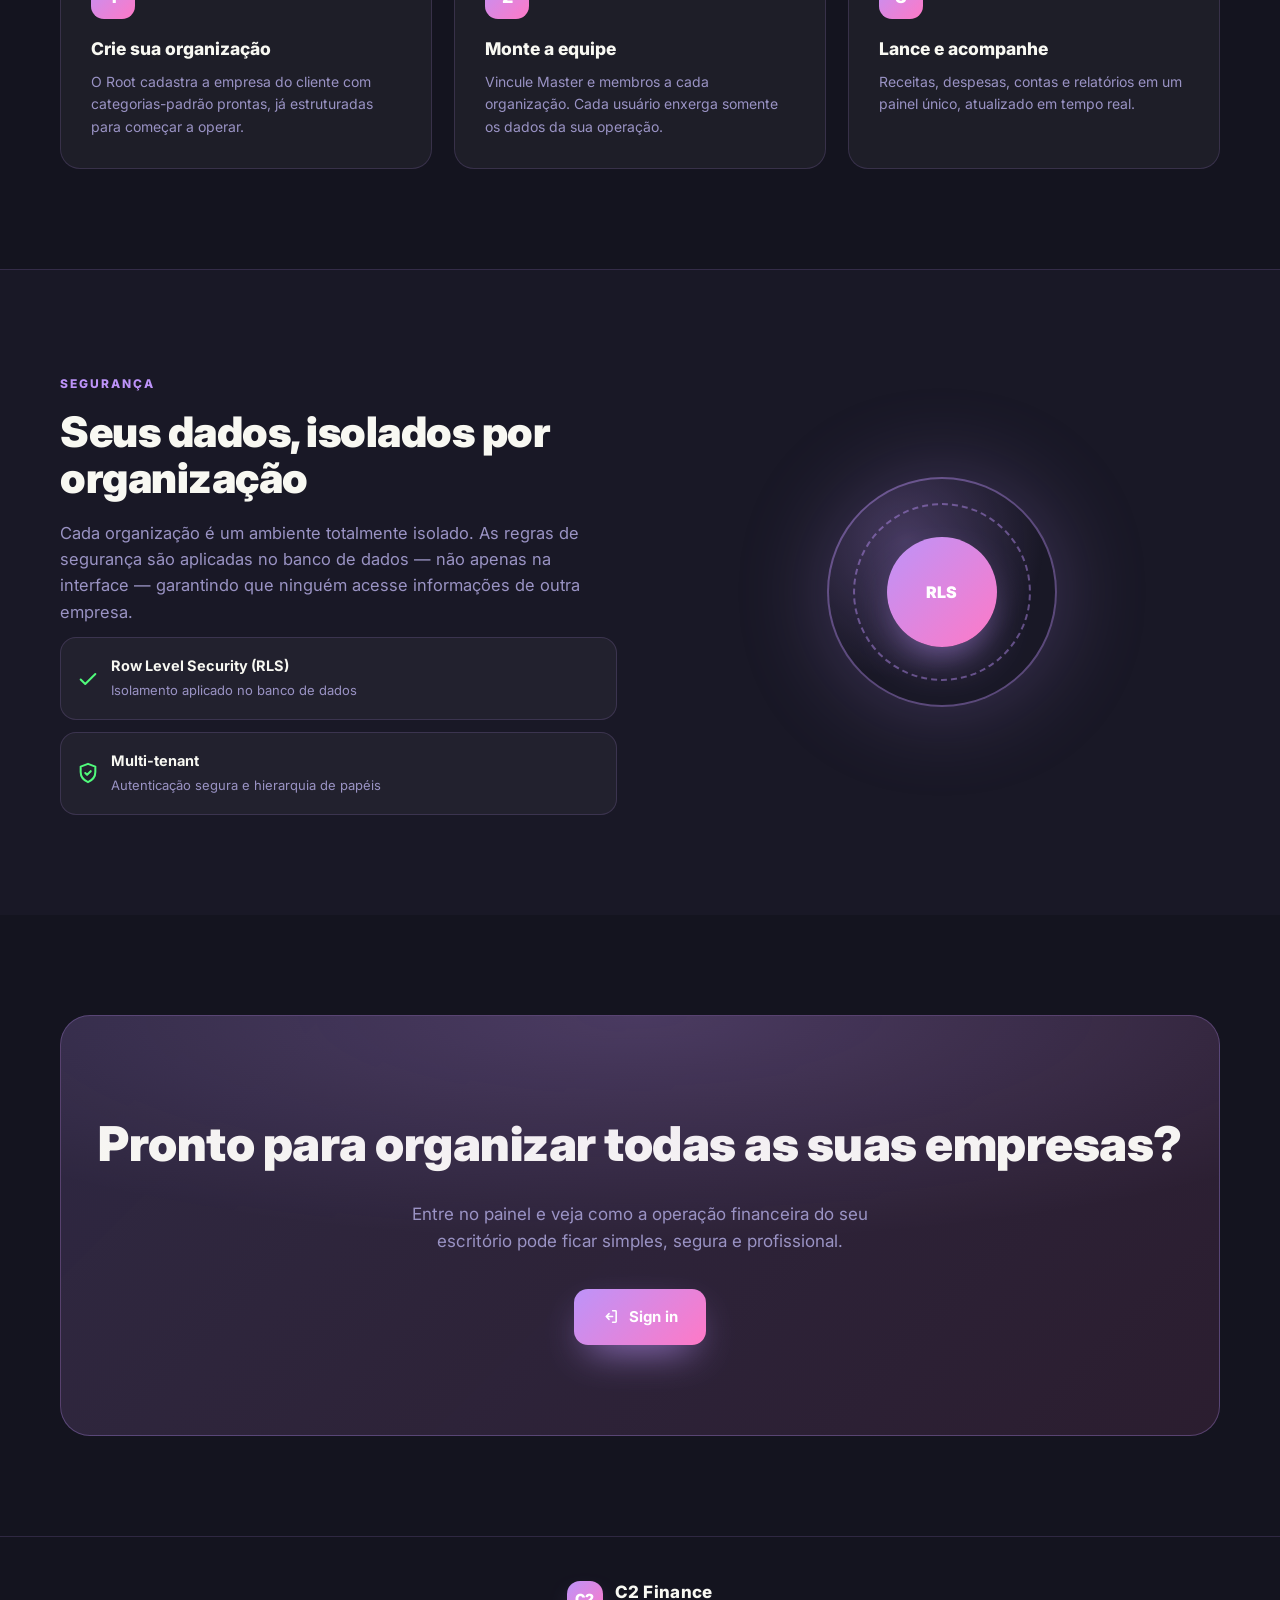
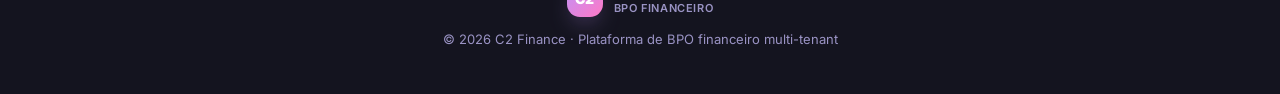
<file: landing.html>
<!DOCTYPE html>
<html lang="pt-BR" data-theme="dark">
<head>
<meta charset="UTF-8">
<meta name="viewport" content="width=device-width, initial-scale=1.0">
<title>C2 Finance — BPO Financeiro Inteligente</title>
<meta name="description" content="C2 Finance é a plataforma de BPO financeiro que organiza, analisa e visualiza os dados financeiros de múltiplas organizações em um só lugar.">
<link rel="icon" href="icons/favicon.svg" type="image/svg+xml">
<link rel="preconnect" href="https://fonts.googleapis.com">
<link rel="preconnect" href="https://fonts.gstatic.com" crossorigin>
<link href="https://fonts.googleapis.com/css2?family=Inter:wght@400;500;600;700;800;900&family=JetBrains+Mono:wght@500;700&display=swap" rel="stylesheet">
<style>
:root{
  --bg:#14141f; --bg-a:#1e1e30; --bg-b:#282a36; --bg-c:#4b2d8f;
  --accent:#bd93f9; --accent-2:#ff79c6; --ok:#50fa7b; --cyan:#8be9fd;
  --text:#f8f8f2; --dim:#e0def4; --muted:#9a93c4;
  --card:rgba(255,255,255,.045); --stroke:rgba(189,147,249,.16);
  --font:'Inter',system-ui,-apple-system,'Segoe UI',Roboto,sans-serif;
  --mono:'JetBrains Mono',ui-monospace,monospace;
  --ease:cubic-bezier(.22,.9,.28,1);
}
*{margin:0;padding:0;box-sizing:border-box;-webkit-tap-highlight-color:transparent}
html{scroll-behavior:smooth}
body{
  font-family:var(--font);background:var(--bg);color:var(--text);
  line-height:1.6;overflow-x:hidden;
}
a{color:inherit;text-decoration:none}
img{max-width:100%;display:block}
::selection{background:rgba(189,147,249,.35)}

/* ---------- fundo animado ---------- */
.sky{position:fixed;inset:0;z-index:-3;background:linear-gradient(152deg,var(--bg-a) 0%,var(--bg-b) 48%,var(--bg-c) 100%)}
#particles{position:fixed;inset:0;z-index:-2;opacity:.5}
#aurora{position:fixed;inset:0;z-index:-2;overflow:hidden}
#aurora span{
  position:absolute;border-radius:50%;filter:blur(70px);opacity:.22;
  animation:drift 22s ease-in-out infinite;
}
#aurora span:nth-child(1){width:46vw;height:46vw;left:-12vw;top:-14vh;background:radial-gradient(circle,#8b5cf6,transparent 70%)}
#aurora span:nth-child(2){width:38vw;height:38vw;right:-10vw;top:18vh;background:radial-gradient(circle,#bd93f9,transparent 70%);animation-delay:-7s}
#aurora span:nth-child(3){width:42vw;height:42vw;left:26vw;bottom:-24vh;background:radial-gradient(circle,#ff79c6,transparent 70%);animation-delay:-13s}
@keyframes drift{
  0%,100%{transform:translate3d(0,0,0) scale(1)}
  33%{transform:translate3d(6vw,-4vh,0) scale(1.12)}
  66%{transform:translate3d(-5vw,5vh,0) scale(.94)}
}

/* ---------- nav ---------- */
nav{
  position:fixed;top:0;left:0;right:0;z-index:100;
  display:flex;align-items:center;justify-content:space-between;
  padding:16px clamp(18px,5vw,48px);
  transition:background .5s var(--ease), box-shadow .5s var(--ease), padding .5s var(--ease);
}
nav.scrolled{
  background:rgba(20,20,31,.72);backdrop-filter:blur(18px) saturate(1.4);
  box-shadow:0 10px 40px -20px rgba(0,0,0,.6);padding-top:11px;padding-bottom:11px;
}
.brand{display:flex;align-items:center;gap:11px}
.brand-mark{
  width:42px;height:42px;border-radius:13px;display:grid;place-items:center;
  font-weight:900;font-size:17px;color:#fff;letter-spacing:.5px;
  background:linear-gradient(135deg,var(--accent),var(--accent-2));
  box-shadow:0 10px 24px -10px rgba(189,147,249,.7);
}
.brand-text{display:flex;flex-direction:column;line-height:1.15}
.brand-text strong{font-size:17px;font-weight:800;letter-spacing:.3px}
.brand-text span{font-size:11px;color:var(--muted);font-weight:600;letter-spacing:.6px;text-transform:uppercase}
.nav-links{display:flex;align-items:center;gap:30px;list-style:none}
.nav-links a{font-size:14.5px;font-weight:600;color:var(--dim);position:relative;transition:color .3s}
.nav-links a::after{
  content:"";position:absolute;left:0;bottom:-5px;height:2px;width:0;border-radius:2px;
  background:linear-gradient(90deg,var(--accent),var(--accent-2));transition:width .35s var(--ease);
}
.nav-links a:hover{color:#fff}
.nav-links a:hover::after{width:100%}
.signin{
  display:inline-flex;align-items:center;gap:9px;
  padding:12px 22px;border-radius:13px;font-weight:700;font-size:14.5px;color:#fff;
  background:linear-gradient(135deg,var(--accent),var(--accent-2));
  box-shadow:0 12px 30px -12px rgba(189,147,249,.8);
  transition:transform .3s cubic-bezier(.34,1.56,.64,1), box-shadow .3s;
}
.signin:hover{transform:translateY(-2px);box-shadow:0 18px 40px -12px rgba(189,147,249,.9)}
.signin:active{transform:scale(.96)}
.signin svg{width:17px;height:17px}
.burger{display:none;width:42px;height:42px;border-radius:12px;border:1px solid var(--stroke);background:var(--card);place-items:center}
.burger span{display:block;width:18px;height:2px;background:var(--text);margin:3px 0;border-radius:2px;transition:.35s var(--ease)}

/* ---------- hero ---------- */
.hero{
  min-height:100vh;display:flex;flex-direction:column;justify-content:center;
  padding:120px clamp(20px,6vw,60px) 60px;position:relative;
}
.hero-inner{display:grid;grid-template-columns:1.05fr .95fr;gap:52px;align-items:center;max-width:1200px;width:100%;margin:0 auto}
.badge{
  display:inline-flex;align-items:center;gap:8px;padding:8px 15px;border-radius:999px;
  font-size:12.5px;font-weight:700;letter-spacing:.4px;color:var(--accent);
  background:rgba(189,147,249,.1);border:1px solid rgba(189,147,249,.28);
  animation:fadeUp .8s var(--ease) both;
}
.badge .pulse{width:8px;height:8px;border-radius:50%;background:var(--ok);box-shadow:0 0 0 0 rgba(80,250,123,.6);animation:pulse 2s infinite}
@keyframes pulse{0%{box-shadow:0 0 0 0 rgba(80,250,123,.55)}70%{box-shadow:0 0 0 10px rgba(80,250,123,0)}100%{box-shadow:0 0 0 0 rgba(80,250,123,0)}}
h1{
  font-size:clamp(34px,6vw,64px);font-weight:900;line-height:1.06;letter-spacing:-1px;
  margin:22px 0 0;animation:fadeUp .8s .08s var(--ease) both;
}
.grad{
  background:linear-gradient(92deg,var(--accent) 0%,var(--accent-2) 55%,#ffb86c 100%);
  background-size:200% auto;-webkit-background-clip:text;background-clip:text;color:transparent;
  animation:shine 6s linear infinite;
}
@keyframes shine{to{background-position:200% center}}
.hero p.lead{
  margin:22px 0 30px;font-size:clamp(16px,2.2vw,19.5px);color:var(--muted);
  max-width:540px;animation:fadeUp .8s .16s var(--ease) both;
}
.hero-cta{display:flex;gap:14px;flex-wrap:wrap;animation:fadeUp .8s .24s var(--ease) both}
.btn{
  display:inline-flex;align-items:center;gap:10px;padding:16px 28px;border-radius:14px;
  font-weight:700;font-size:15px;transition:transform .3s cubic-bezier(.34,1.56,.64,1),box-shadow .3s,background .3s;
}
.btn.primary{color:#fff;background:linear-gradient(135deg,var(--accent),var(--accent-2));box-shadow:0 16px 40px -14px rgba(189,147,249,.9)}
.btn.primary:hover{transform:translateY(-3px)}
.btn.ghost{color:var(--dim);background:var(--card);border:1px solid var(--stroke);backdrop-filter:blur(10px)}
.btn.ghost:hover{background:rgba(255,255,255,.09);transform:translateY(-3px)}
.hero-meta{margin-top:26px;display:flex;gap:26px;flex-wrap:wrap;animation:fadeUp .8s .32s var(--ease) both}
.hero-meta div{display:flex;align-items:center;gap:9px;font-size:13px;color:var(--muted);font-weight:600}
.hero-meta svg{width:16px;height:16px;color:var(--ok)}

/* ---------- mockup ---------- */
.mockup-wrap{position:relative;animation:floatY 7s ease-in-out infinite;animation-delay:.3s}
@keyframes floatY{0%,100%{transform:translateY(0)}50%{transform:translateY(-16px)}}
.mockup{
  background:rgba(255,255,255,.06);border:1px solid var(--stroke);border-radius:22px;
  backdrop-filter:blur(24px) saturate(1.4);box-shadow:0 40px 90px -40px rgba(0,0,0,.8);
  overflow:hidden;padding:18px;animation:fadeUp 1s .3s var(--ease) both;
}
.mock-title{display:flex;align-items:center;gap:8px;padding:2px 2px 14px}
.mock-title i{width:11px;height:11px;border-radius:50%;display:inline-block}
.mock-title i:nth-child(1){background:#ff5f57}.mock-title i:nth-child(2){background:#febc2e}.mock-title i:nth-child(3){background:#28c840}
.mock-title span{flex:1;text-align:center;font-size:12px;color:var(--muted);font-family:var(--mono)}
.mock-body{display:grid;grid-template-columns:64px 1fr;gap:14px}
.mock-side{display:flex;flex-direction:column;gap:9px}
.mock-side i{height:8px;border-radius:4px;background:rgba(255,255,255,.14)}
.mock-side i:first-child{background:linear-gradient(90deg,var(--accent),var(--accent-2));width:80%}
.mock-main{display:flex;flex-direction:column;gap:10px}
.kpis{display:grid;grid-template-columns:repeat(3,1fr);gap:10px}
.kpi{background:rgba(255,255,255,.05);border:1px solid var(--stroke);border-radius:13px;padding:11px}
.kpi span{display:block;font-size:9px;color:var(--muted);text-transform:uppercase;letter-spacing:.5px;font-weight:700}
.kpi strong{font-family:var(--mono);font-size:15px;display:block;margin-top:4px}
.kpi.up strong{color:var(--ok)}.kpi.down strong{color:#ff6b6b}
.bars{background:rgba(255,255,255,.05);border:1px solid var(--stroke);border-radius:13px;padding:12px;display:flex;align-items:flex-end;gap:6px;height:110px}
.bars b{flex:1;border-radius:5px 5px 0 0;background:linear-gradient(180deg,var(--accent),rgba(189,147,249,.15));animation:barGrow 1.2s cubic-bezier(.22,.9,.28,1) both}
.bars b:nth-child(2n){background:linear-gradient(180deg,var(--accent-2),rgba(255,121,198,.15))}
@keyframes barGrow{from{transform:scaleY(0);transform-origin:bottom}to{transform:scaleY(1)}}
.mock-row{display:grid;grid-template-columns:1fr 1fr;gap:10px}
.mock-row .cell{background:rgba(255,255,255,.05);border:1px solid var(--stroke);border-radius:11px;padding:9px;display:flex;gap:8px;align-items:center}
.mock-row .cell i{width:22px;height:22px;border-radius:7px;background:rgba(189,147,249,.25);flex:none}
.mock-row .cell b{height:7px;border-radius:4px;background:rgba(255,255,255,.18);display:block}
.mock-row .cell b:last-child{width:55%;background:rgba(255,255,255,.1)}
.float-chip{
  position:absolute;background:rgba(30,30,48,.92);border:1px solid var(--stroke);
  border-radius:14px;padding:11px 15px;display:flex;align-items:center;gap:10px;
  box-shadow:0 20px 50px -20px rgba(0,0,0,.7);animation:floatY 6s ease-in-out infinite;
}
.float-chip.top{top:-26px;right:-8px}
.float-chip.bot{bottom:-22px;left:-14px;animation-delay:-3s}
.float-chip .dot{width:10px;height:10px;border-radius:50%}
.float-chip.top .dot{background:var(--ok);box-shadow:0 0 12px var(--ok)}
.float-chip.bot .dot{background:var(--accent);box-shadow:0 0 12px var(--accent)}
.float-chip b{display:block;font-size:12.5px}
.float-chip span{font-size:10.5px;color:var(--muted)}

/* ---------- seções ---------- */
section{padding:100px clamp(20px,6vw,60px)}
.wrap{max-width:1160px;margin:0 auto}
.sec-head{text-align:center;max-width:660px;margin:0 auto 60px}
.sec-tag{display:inline-block;font-size:12px;font-weight:800;letter-spacing:2px;text-transform:uppercase;color:var(--accent);margin-bottom:16px}
.sec-head h2{font-size:clamp(28px,4.4vw,44px);font-weight:900;letter-spacing:-.5px;line-height:1.1}
.sec-head p{margin-top:16px;color:var(--muted);font-size:16.5px}

/* stats */
.stats{display:grid;grid-template-columns:repeat(4,1fr);gap:18px}
.stat{text-align:center;padding:30px 16px;background:var(--card);border:1px solid var(--stroke);border-radius:18px;transition:transform .4s var(--ease),border-color .3s}
.stat:hover{transform:translateY(-6px);border-color:rgba(189,147,249,.4)}
.stat b{font-family:var(--mono);font-size:clamp(30px,4.4vw,44px);font-weight:700;background:linear-gradient(135deg,var(--accent),var(--accent-2));-webkit-background-clip:text;background-clip:text;color:transparent}
.stat span{display:block;margin-top:8px;font-size:13.5px;color:var(--muted);font-weight:600}

/* cards de recursos */
.grid{display:grid;grid-template-columns:repeat(3,1fr);gap:22px}
.card{
  padding:28px;background:var(--card);border:1px solid var(--stroke);border-radius:20px;
  transition:transform .5s var(--ease),border-color .35s,background .35s;position:relative;overflow:hidden;
}
.card::before{content:"";position:absolute;inset:0;background:radial-gradient(140% 90% at 50% -20%,rgba(189,147,249,.14),transparent 55%);opacity:0;transition:opacity .5s}
.card:hover{transform:translateY(-8px);border-color:rgba(189,147,249,.42);background:rgba(255,255,255,.07)}
.card:hover::before{opacity:1}
.card .ic{width:50px;height:50px;border-radius:14px;display:grid;place-items:center;margin-bottom:18px;background:rgba(189,147,249,.14);border:1px solid rgba(189,147,249,.28)}
.card .ic svg{width:24px;height:24px;color:var(--accent)}
.card h3{font-size:18.5px;font-weight:800;margin-bottom:9px}
.card p{font-size:14.5px;color:var(--muted)}

/* papéis / hierarquia */
.roles{display:grid;grid-template-columns:repeat(4,1fr);gap:18px}
.role{
  text-align:center;padding:32px 18px;border-radius:20px;border:1px solid var(--stroke);
  background:var(--card);position:relative;transition:transform .45s var(--ease),border-color .3s;
}
.role:hover{transform:translateY(-6px) scale(1.02)}
.role .avatar{
  width:66px;height:66px;margin:0 auto 16px;border-radius:20px;display:grid;place-items:center;
  font-weight:900;font-size:22px;color:#fff;
}
.role.root .avatar{background:linear-gradient(135deg,#ffd700,#ff8c00);box-shadow:0 14px 30px -12px rgba(255,180,0,.6)}
.role.m1 .avatar{background:linear-gradient(135deg,var(--accent),#7c5cff);box-shadow:0 14px 30px -12px rgba(189,147,249,.6)}
.role.m2 .avatar{background:linear-gradient(135deg,#6ee7b7,#3fb98e);box-shadow:0 14px 30px -12px rgba(110,231,183,.5)}
.role.member .avatar{background:linear-gradient(135deg,#94a3b8,#64748b);box-shadow:0 14px 30px -12px rgba(148,163,184,.5)}
.role h4{font-size:16.5px;font-weight:800;margin-bottom:8px}
.role p{font-size:13.5px;color:var(--muted)}
.role .line{height:3px;width:40px;border-radius:3px;margin:14px auto 0;background:linear-gradient(90deg,var(--accent),var(--accent-2))}

/* passos */
.steps{display:grid;grid-template-columns:repeat(3,1fr);gap:22px;counter-reset:step}
.step{position:relative;padding:30px;background:var(--card);border:1px solid var(--stroke);border-radius:20px}
.step::before{
  counter-increment:step;content:counter(step,decimal-leading-zero);
  font-family:var(--mono);font-size:13px;font-weight:700;color:var(--accent);
  position:absolute;top:22px;right:24px;
}
.step .num{width:44px;height:44px;border-radius:13px;display:grid;place-items:center;margin-bottom:16px;background:linear-gradient(135deg,var(--accent),var(--accent-2));color:#fff;font-weight:800;font-size:18px}
.step h3{font-size:17.5px;font-weight:800;margin-bottom:8px}
.step p{font-size:14px;color:var(--muted)}

/* segurança */
.sec-grid{display:grid;grid-template-columns:1fr 1fr;gap:46px;align-items:center}
.sec-badge{display:flex;gap:12px;align-items:center;padding:16px;border-radius:16px;background:var(--card);border:1px solid var(--stroke);margin-top:12px}
.sec-badge svg{width:22px;height:22px;color:var(--ok);flex:none}
.sec-badge b{display:block;font-size:14.5px}
.sec-badge span{font-size:13px;color:var(--muted)}
.shield-visual{
  width:230px;height:230px;margin:0 auto;border-radius:50%;position:relative;
  background:radial-gradient(circle at 34% 28%,rgba(189,147,249,.28),transparent 62%);
  box-shadow:inset 0 0 0 2px rgba(189,147,249,.4),0 0 90px rgba(189,147,249,.25);
  animation:floatY 7s ease-in-out infinite;
}
.shield-visual .ring{position:absolute;inset:26px;border-radius:50%;border:2px dashed rgba(189,147,249,.45);animation:spin 30s linear infinite}
@keyframes spin{to{transform:rotate(360deg)}}
.shield-visual .core{
  position:absolute;inset:60px;border-radius:50%;display:grid;place-items:center;
  background:linear-gradient(135deg,var(--accent),var(--accent-2));color:#fff;font-weight:900;
  box-shadow:0 20px 50px -18px rgba(189,147,249,.9);
}

/* CTA final */
.cta{
  text-align:center;padding:90px 24px;border-radius:30px;position:relative;overflow:hidden;
  background:linear-gradient(135deg,rgba(189,147,249,.16),rgba(255,121,198,.1));
  border:1px solid rgba(189,147,249,.3);
}
.cta h2{font-size:clamp(28px,5vw,48px);font-weight:900;letter-spacing:-.5px}
.cta p{color:var(--muted);max-width:520px;margin:18px auto 34px;font-size:17px}
.cta::before{content:"";position:absolute;inset:0;background:radial-gradient(120% 90% at 50% 0%,rgba(189,147,249,.2),transparent 60%);pointer-events:none}

footer{padding:44px 24px;border-top:1px solid var(--stroke);text-align:center}
footer .brand{justify-content:center;margin-bottom:12px}
footer p{font-size:13px;color:var(--muted)}

/* reveal on scroll */
.reveal{opacity:0;transform:translateY(36px);transition:opacity .9s var(--ease),transform .9s var(--ease)}
.reveal.in{opacity:1;transform:none}
.reveal.d1{transition-delay:.08s}.reveal.d2{transition-delay:.16s}.reveal.d3{transition-delay:.24s}
@keyframes fadeUp{from{opacity:0;transform:translateY(26px)}to{opacity:1;transform:none}}

/* responsivo */
@media (max-width:920px){
  .hero-inner{grid-template-columns:1fr;gap:60px}
  .grid,.steps,.roles{grid-template-columns:repeat(2,1fr)}
  .stats{grid-template-columns:repeat(2,1fr)}
  .sec-grid{grid-template-columns:1fr}
  .nav-links{display:none;position:fixed;inset:0;background:rgba(20,20,31,.96);backdrop-filter:blur(20px);flex-direction:column;justify-content:center;gap:34px;font-size:22px}
  .nav-links.open{display:flex}
  .nav-links .signin{display:inline-flex}
  .burger{display:grid}
}
@media (max-width:560px){.grid,.steps,.roles{grid-template-columns:1fr}}
@media (prefers-reduced-motion:reduce){*,*::before,*::after{animation-duration:.01ms!important;transition-duration:.01ms!important}}
</style>
</head>
<body>
<div class="sky"></div>
<div id="aurora"><span></span><span></span><span></span></div>
<canvas id="particles"></canvas>

<!-- NAV -->
<nav id="nav">
  <a class="brand" href="#top">
    <div class="brand-mark">C2</div>
    <div class="brand-text"><strong>C2 Finance</strong><span>BPO Financeiro</span></div>
  </a>
  <ul class="nav-links" id="navLinks">
    <li><a href="#recursos">Recursos</a></li>
    <li><a href="#papéis">Equipe</a></li>
    <li><a href="#como-funciona">Como funciona</a></li>
    <li><a href="#seguranca">Segurança</a></li>
    <li><a class="signin" href="index.html">
      <svg viewBox="0 0 24 24" fill="none" stroke="currentColor" stroke-width="2.2" stroke-linecap="round" stroke-linejoin="round"><path d="M15 4h4a1 1 0 0 1 1 1v14a1 1 0 0 1-1 1h-4"/><path d="M10 8l-4 4 4 4M6 12h9"/></svg>
      Sign in</a></li>
  </ul>
  <button class="burger" id="burger" aria-label="Menu"><div><span></span><span></span><span></span></div></button>
</nav>

<!-- HERO -->
<header class="hero" id="top">
  <div class="hero-inner">
    <div>
      <span class="badge"><span class="pulse"></span> Plataforma de BPO Financeiro</span>
      <h1>Finanças de todas as suas<br>empresas <span class="grad">em um só painel</span></h1>
      <p class="lead">O C2 Finance organiza receitas, despesas, contas a pagar e receber, clientes e relatórios de cada organização que você gerencia — com controle de equipe e isolamento total de dados.</p>
      <div class="hero-cta">
        <a class="btn primary" href="#recursos">Explorar recursos
          <svg width="16" height="16" viewBox="0 0 24 24" fill="none" stroke="currentColor" stroke-width="2.2" stroke-linecap="round" stroke-linejoin="round"><path d="M9 6l6 6-6 6"/></svg></a>
        <a class="btn ghost" href="index.html">Acessar painel</a>
      </div>
      <div class="hero-meta">
        <div><svg viewBox="0 0 24 24" fill="none" stroke="currentColor" stroke-width="2.4" stroke-linecap="round" stroke-linejoin="round"><path d="M4 12.5l5 5L20 6.5"/></svg> Múltiplas organizações</div>
        <div><svg viewBox="0 0 24 24" fill="none" stroke="currentColor" stroke-width="2.4" stroke-linecap="round" stroke-linejoin="round"><path d="M12 2l8 3v6c0 5-3.4 9-8 11-4.6-2-8-6-8-11V5z"/></svg> Segurança por organização</div>
        <div><svg viewBox="0 0 24 24" fill="none" stroke="currentColor" stroke-width="2.4" stroke-linecap="round" stroke-linejoin="round"><path d="M12 5v14M5 12l7 7 7-7"/></svg> Relatórios &amp; BI</div>
      </div>
    </div>

    <div class="mockup-wrap">
      <div class="mockup">
        <div class="mock-title"><i></i><i></i><i></i><span>app.c2finance.com</span></div>
        <div class="mock-body">
          <div class="mock-side"><i></i><i></i><i></i><i></i><i></i></div>
          <div class="mock-main">
            <div class="kpis">
              <div class="kpi up"><span>Saldo</span><strong>R$ 1.284.500</strong></div>
              <div class="kpi up"><span>Receitas</span><strong>R$ 342.100</strong></div>
              <div class="kpi down"><span>Despesas</span><strong>R$ 118.720</strong></div>
            </div>
            <div class="bars"><b style="height:38%"></b><b style="height:55%"></b><b style="height:42%"></b><b style="height:70%"></b><b style="height:52%"></b><b style="height:86%"></b><b style="height:64%"></b><b style="height:92%"></b><b style="height:74%"></b><b style="height:58%"></b><b style="height:80%"></b><b style="height:68%"></b></div>
            <div class="mock-row">
              <div class="cell"><i></i><div style="flex:1"><b style="width:70%"></b><b style="width:45%"></b></div></div>
              <div class="cell"><i></i><div style="flex:1"><b style="width:62%"></b><b style="width:50%"></b></div></div>
            </div>
          </div>
        </div>
      </div>
      <div class="float-chip top"><span class="dot"></span><div><b>+18,4%</b><span>crescimento</span></div></div>
      <div class="float-chip bot"><span class="dot"></span><div><b>10 empresas</b><span>em um só lugar</span></div></div>
    </div>
  </div>
</header>

<!-- STATS -->
<section style="padding-top:0">
  <div class="wrap">
    <div class="stats">
      <div class="stat reveal"><b data-count="10" data-suffix="+">0</b><span>Organizações simultâneas</span></div>
      <div class="stat reveal d1"><b data-count="500" data-suffix="K+">0</b><span>Lançamentos financeiros</span></div>
      <div class="stat reveal d2"><b data-count="100" data-suffix="%">0</b><span>Isolamento de dados (RLS)</span></div>
      <div class="stat reveal d3"><b data-count="4" data-suffix="">0</b><span>Níveis de permissão</span></div>
    </div>
  </div>
</section>

<!-- RECURSOS -->
<section id="recursos">
  <div class="wrap">
    <div class="sec-head reveal">
      <span class="sec-tag">Recursos</span>
      <h2>Tudo o que um escritório de BPO precisa para operar</h2>
      <p>Uma plataforma completa, pensada para quem gerencia as finanças de várias empresas ao mesmo tempo — com simplicidade e rigor contábil.</p>
    </div>
    <div class="grid">
      <div class="card reveal">
        <div class="ic"><svg viewBox="0 0 24 24" fill="none" stroke="currentColor" stroke-width="1.9" stroke-linecap="round" stroke-linejoin="round"><path d="M3 17l5-5 4 4 8-9"/><path d="M16 7h4v4"/></svg></div>
        <h3>Fluxo de Caixa</h3>
        <p>Acompanhe entradas e saídas em tempo real, com saldo por conta, gráficos e projeção do dia a dia da operação.</p>
      </div>
      <div class="card reveal d1">
        <div class="ic"><svg viewBox="0 0 24 24" fill="none" stroke="currentColor" stroke-width="1.9" stroke-linecap="round" stroke-linejoin="round"><path d="M6 3h12v18l-2-1.4L14 21l-2-1.4L10 21l-2-1.4L6 21z"/><path d="M9 8h6M9 12h6"/></svg></div>
        <h3>Contas a Pagar e Receber</h3>
        <p>Faturas, vencimentos, controle de atrasos e baixa de pagamentos — sem deixar nenhum compromisso escapar.</p>
      </div>
      <div class="card reveal d2">
        <div class="ic"><svg viewBox="0 0 24 24" fill="none" stroke="currentColor" stroke-width="1.9" stroke-linecap="round" stroke-linejoin="round"><circle cx="9" cy="8" r="3"/><path d="M3.5 19a5.5 5.5 0 0 1 11 0"/><circle cx="17" cy="9" r="2.5"/><path d="M16 15.5a4.5 4.5 0 0 1 4.5 3.5"/></svg></div>
        <h3>Clientes e Fornecedores</h3>
        <p>Cadastro completo de clientes, fornecedores e parceiros, vinculado a cada lançamento e fatura da organização.</p>
      </div>
      <div class="card reveal">
        <div class="ic"><svg viewBox="0 0 24 24" fill="none" stroke="currentColor" stroke-width="1.9" stroke-linecap="round" stroke-linejoin="round"><path d="M4 4v16h16"/><path d="M8 16v-5M12 16V8M16 16v-3"/></svg></div>
        <h3>Relatórios &amp; BI</h3>
        <p>Dashboards executivos, séries históricas, exportação de CSV e indicadores que contam a saúde de cada empresa.</p>
      </div>
      <div class="card reveal d1">
        <div class="ic"><svg viewBox="0 0 24 24" fill="none" stroke="currentColor" stroke-width="1.9" stroke-linecap="round" stroke-linejoin="round"><rect x="3" y="7" width="18" height="13" rx="2"/><path d="M8 7V5a2 2 0 0 1 2-2h4a2 2 0 0 1 2 2v2M3 12h18"/></svg></div>
        <h3>Multi-organização</h3>
        <p>Um painel, muitas empresas. Alterne entre organizações com um clique — cada uma com categorias e dados próprios.</p>
      </div>
      <div class="card reveal d2">
        <div class="ic"><svg viewBox="0 0 24 24" fill="none" stroke="currentColor" stroke-width="1.9" stroke-linecap="round" stroke-linejoin="round"><path d="M12 2l8 3v6c0 5-3.4 9-8 11-4.6-2-8-6-8-11V5z"/></svg></div>
        <h3>Controle de Equipe</h3>
        <p>Hierarquia clara de permissões: quem cria, quem gerencia e quem apenas acessa cada organização.</p>
      </div>
    </div>
  </div>
</section>

<!-- PAPÉIS -->
<section id="papéis" style="background:rgba(189,147,249,.03);border-top:1px solid var(--stroke);border-bottom:1px solid var(--stroke)">
  <div class="wrap">
    <div class="sec-head reveal">
      <span class="sec-tag">Equipe &amp; Permissões</span>
      <h2>Controle total sobre quem faz o quê</h2>
      <p>Uma hierarquia simples e segura para escritórios que delegam operação sem abrir mão do controle.</p>
    </div>
    <div class="roles">
      <div class="role root reveal"><div class="avatar">R</div><h4>Root</h4><p>Proprietário. Cria organizações e todos os usuários master. Controle absoluto.</p><div class="line"></div></div>
      <div class="role m1 reveal d1"><div class="avatar">M1</div><h4>Master 1</h4><p>Gerencia uma organização: cria Master 2 e membros vinculados à sua operação.</p><div class="line"></div></div>
      <div class="role m2 reveal d2"><div class="avatar">M2</div><h4>Master 2</h4><p>Gerencia o dia a dia da equipe, criando e removendo usuários comuns.</p><div class="line"></div></div>
      <div class="role member reveal d3"><div class="avatar">M</div><h4>Membro</h4><p>Acesso à operação da organização onde foi vinculado. Sem permissões administrativas.</p><div class="line"></div></div>
    </div>
  </div>
</section>

<!-- COMO FUNCIONA -->
<section id="como-funciona">
  <div class="wrap">
    <div class="sec-head reveal">
      <span class="sec-tag">Como funciona</span>
      <h2>Operação do jeito certo, em 3 passos</h2>
    </div>
    <div class="steps">
      <div class="step reveal"><div class="num">1</div><h3>Crie sua organização</h3><p>O Root cadastra a empresa do cliente com categorias-padrão prontas, já estruturadas para começar a operar.</p></div>
      <div class="step reveal d1"><div class="num">2</div><h3>Monte a equipe</h3><p>Vincule Master e membros a cada organização. Cada usuário enxerga somente os dados da sua operação.</p></div>
      <div class="step reveal d2"><div class="num">3</div><h3>Lance e acompanhe</h3><p>Receitas, despesas, contas e relatórios em um painel único, atualizado em tempo real.</p></div>
    </div>
  </div>
</section>

<!-- SEGURANÇA -->
<section id="seguranca" style="background:rgba(189,147,249,.03);border-top:1px solid var(--stroke)">
  <div class="wrap sec-grid">
    <div class="reveal">
      <span class="sec-tag">Segurança</span>
      <h2 style="font-size:clamp(28px,4.4vw,42px);font-weight:900;letter-spacing:-.5px;line-height:1.1">Seus dados, isolados por organização</h2>
      <p style="color:var(--muted);margin-top:18px;font-size:16.5px">Cada organização é um ambiente totalmente isolado. As regras de segurança são aplicadas no banco de dados — não apenas na interface — garantindo que ninguém acesse informações de outra empresa.</p>
      <div class="sec-badge"><svg viewBox="0 0 24 24" fill="none" stroke="currentColor" stroke-width="2.2" stroke-linecap="round" stroke-linejoin="round"><path d="M4 12.5l5 5L20 6.5"/></svg><div><b>Row Level Security (RLS)</b><span>Isolamento aplicado no banco de dados</span></div></div>
      <div class="sec-badge"><svg viewBox="0 0 24 24" fill="none" stroke="currentColor" stroke-width="2.2" stroke-linecap="round" stroke-linejoin="round"><path d="M12 2l8 3v6c0 5-3.4 9-8 11-4.6-2-8-6-8-11V5z"/><path d="M9 12l2 2 4-4"/></svg><div><b>Multi-tenant</b><span>Autenticação segura e hierarquia de papéis</span></div></div>
    </div>
    <div class="reveal d1" style="display:flex;justify-content:center">
      <div class="shield-visual"><div class="ring"></div><div class="core">RLS</div></div>
    </div>
  </div>
</section>

<!-- CTA -->
<section>
  <div class="wrap">
    <div class="cta reveal">
      <h2>Pronto para organizar todas as suas empresas?</h2>
      <p>Entre no painel e veja como a operação financeira do seu escritório pode ficar simples, segura e profissional.</p>
      <div class="hero-cta" style="justify-content:center">
        <a class="btn primary" href="index.html">
          <svg width="17" height="17" viewBox="0 0 24 24" fill="none" stroke="currentColor" stroke-width="2.2" stroke-linecap="round" stroke-linejoin="round"><path d="M15 4h4a1 1 0 0 1 1 1v14a1 1 0 0 1-1 1h-4"/><path d="M10 8l-4 4 4 4M6 12h9"/></svg>
          Sign in
        </a>
      </div>
    </div>
  </div>
</section>

<footer>
  <div class="brand" style="justify-content:center;margin-bottom:12px">
    <div class="brand-mark" style="width:36px;height:36px;font-size:14px">C2</div>
    <div class="brand-text"><strong>C2 Finance</strong><span>BPO Financeiro</span></div>
  </div>
  <p>© 2026 C2 Finance · Plataforma de BPO financeiro multi-tenant</p>
</footer>

<script>
(function(){
  // nav scroll
  var nav=document.getElementById('nav');
  var onScroll=function(){nav.classList.toggle('scrolled',window.scrollY>30)};
  window.addEventListener('scroll',onScroll,{passive:true});onScroll();

  // menu mobile
  var burger=document.getElementById('burger'),links=document.getElementById('navLinks');
  burger.addEventListener('click',function(){links.classList.toggle('open')});
  links.querySelectorAll('a').forEach(function(a){a.addEventListener('click',function(){links.classList.remove('open')})});

  // reveal on scroll
  var io=new IntersectionObserver(function(entries){
    entries.forEach(function(en){if(en.isIntersecting){en.target.classList.add('in');io.unobserve(en.target)}});
  },{threshold:.14});
  document.querySelectorAll('.reveal').forEach(function(n,i){n.style.transitionDelay=(i%3*.08)+'s';io.observe(n)});

  // contadores
  var cio=new IntersectionObserver(function(entries){
    entries.forEach(function(en){
      if(!en.isIntersecting)return;cio.unobserve(en.target);
      var el=en.target,target=+el.dataset.count,suffix=el.dataset.suffix||'',t0=performance.now(),dur=1600;
      function step(t){var p=Math.min(1,(t-t0)/dur),e=1-Math.pow(1-p,3);el.textContent=Math.round(target*e).toLocaleString('pt-BR')+suffix;if(p<1)requestAnimationFrame(step)}
      requestAnimationFrame(step);
    });
  },{threshold:.5});
  document.querySelectorAll('[data-count]').forEach(function(n){cio.observe(n)});

  // partículas (rede sutil)
  var cv=document.getElementById('particles'),cx=cv.getContext('2d'),W,H,dots=[],reduced=matchMedia('(prefers-reduced-motion: reduce)').matches;
  function resize(){var d=Math.min(devicePixelRatio||1,2);W=innerWidth;H=innerHeight;cv.width=W*d;cv.height=H*d;cx.setTransform(d,0,0,d,0,0)}
  function seed(){dots=[];var n=Math.min(70,Math.floor(W*H/26000));for(var i=0;i<n;i++)dots.push({x:Math.random()*W,y:Math.random()*H,vx:(Math.random()-.5)*.22,vy:(Math.random()-.5)*.22,r:Math.random()*1.4+.5})}
  function draw(){cx.clearRect(0,0,W,H);
    for(var i=0;i<dots.length;i++){var d=dots[i];d.x+=d.vx;d.y+=d.vy;if(d.x<0||d.x>W)d.vx*=-1;if(d.y<0||d.y>H)d.vy*=-1;
      cx.beginPath();cx.arc(d.x,d.y,d.r,0,7);cx.fillStyle='rgba(189,147,249,.5)';cx.fill();
      for(var j=i+1;j<dots.length;j++){var o=dots[j],dx=d.x-o.x,dy=d.y-o.y,dist=Math.hypot(dx,dy);if(dist<110){cx.beginPath();cx.moveTo(d.x,d.y);cx.lineTo(o.x,o.y);cx.strokeStyle='rgba(189,147,249,'+(0.14*(1-dist/110))+')';cx.lineWidth=1;cx.stroke()}}}
    if(!reduced)requestAnimationFrame(draw)}
  resize();seed();if(!reduced)requestAnimationFrame(draw);else draw();
  window.addEventListener('resize',function(){resize();seed()});
  document.addEventListener('visibilitychange',function(){if(!document.hidden&&!reduced)requestAnimationFrame(draw)});
})();
</script>
</body>
</html>
</file>
